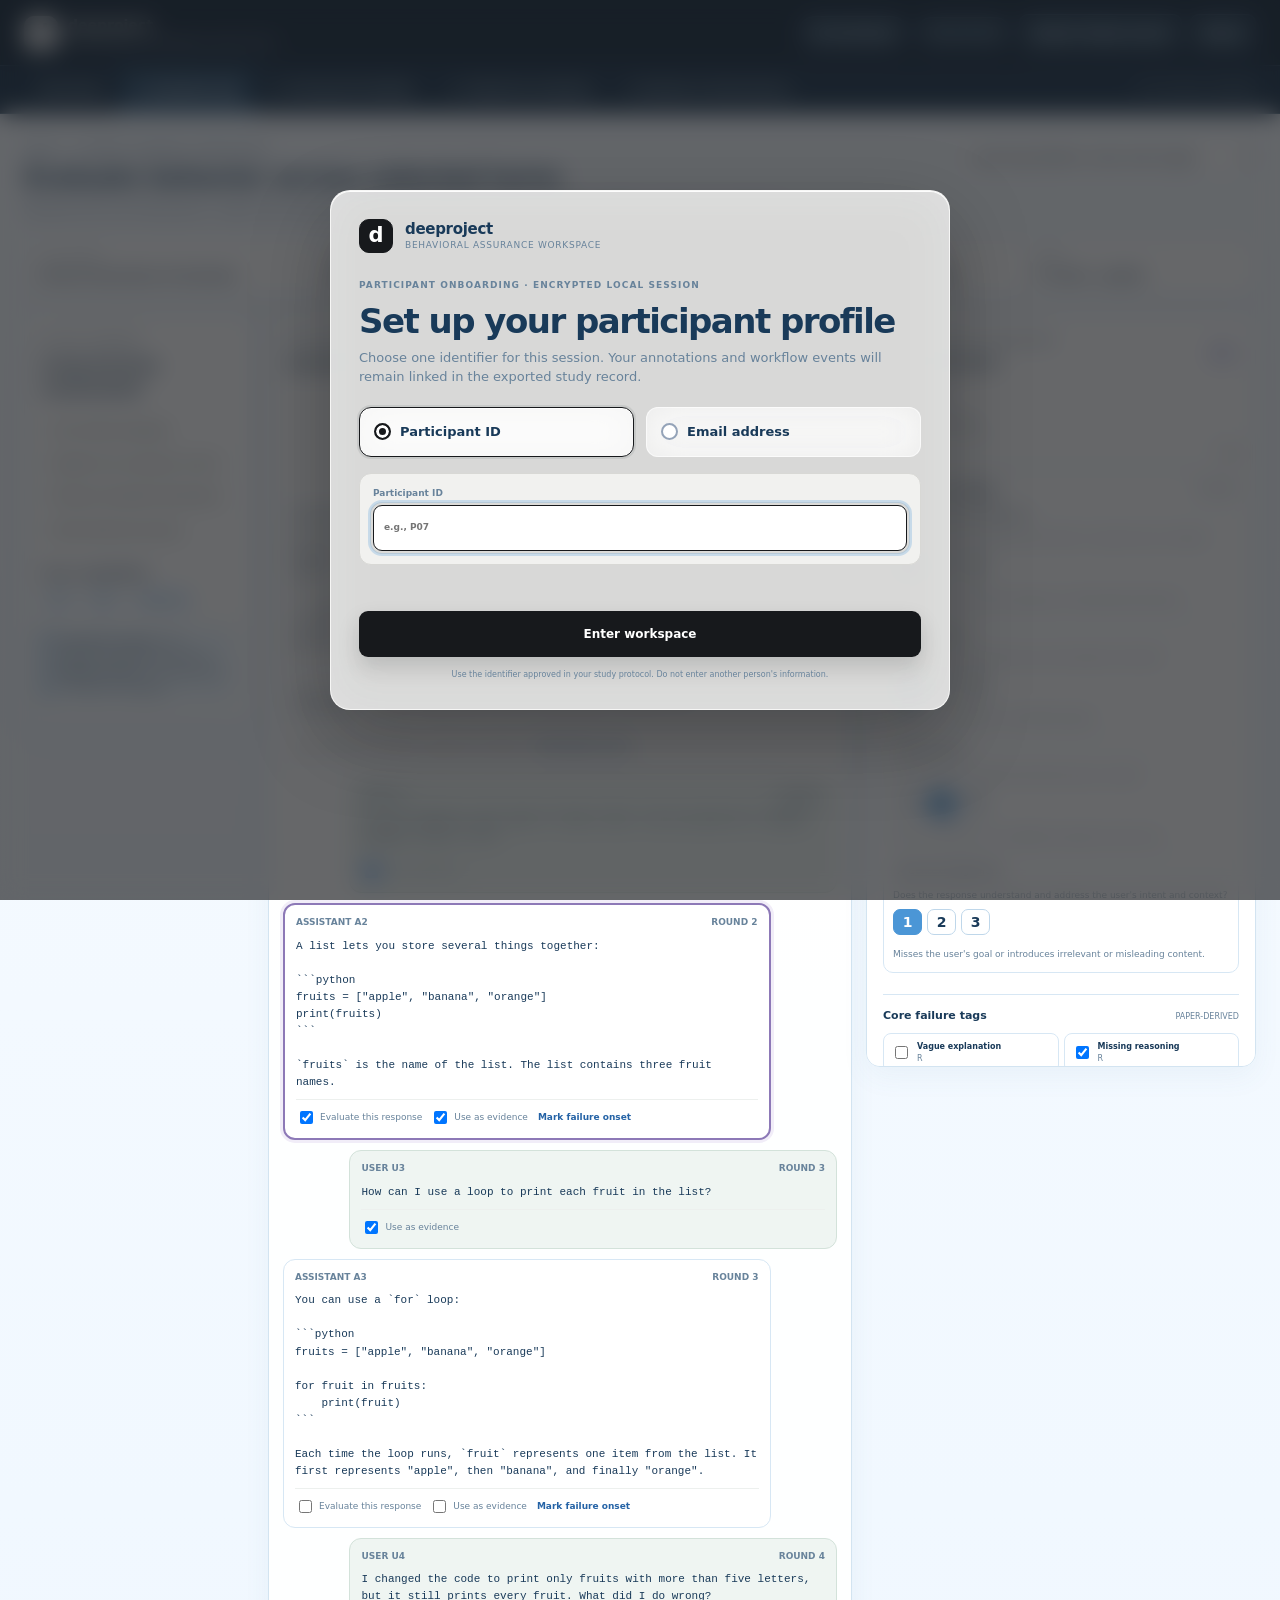
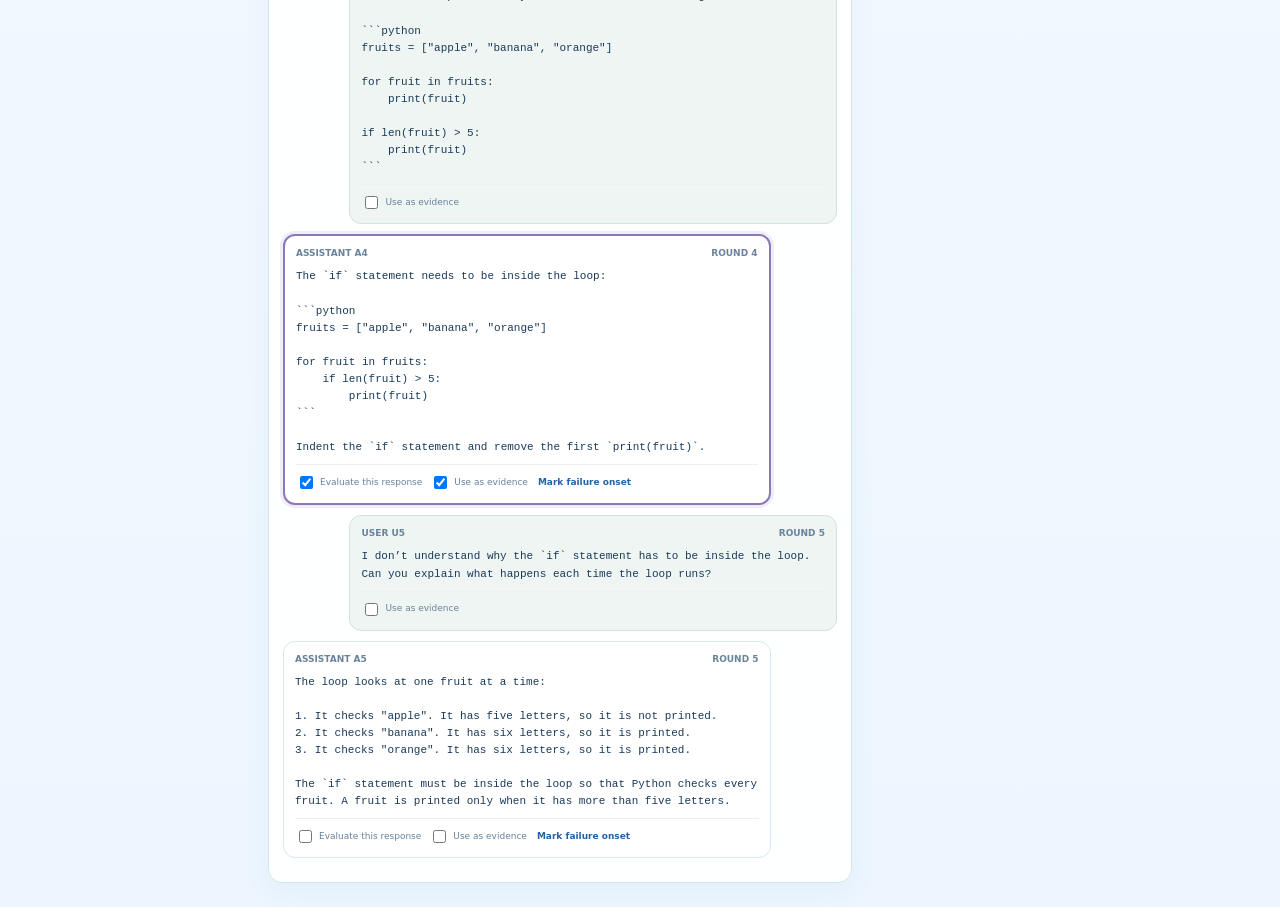
<file: index.html>
<!doctype html>
<html lang="en">
<head>
  <meta charset="utf-8">
  <meta name="viewport" content="width=device-width, initial-scale=1">
  <meta name="description" content="Deeproject behavioral assurance prototype">
  <title>deeproject - Behavioral Assurance</title>
  <link rel="stylesheet" href="./styles.css">
  <link rel="stylesheet" href="./onboarding.css">
</head>
<body>
  <div class="app-shell">
    <header class="topbar">
      <a class="brand" href="#scenario" aria-label="Deeproject home">
        <span class="brand-mark">d</span>
        <span><b>deeproject</b><small>Behavioral assurance prototype</small></span>
      </a>
      <div class="top-actions">
        <button id="profileButton" class="profile-chip" aria-label="Edit participant profile">Set participant</button>
        <span id="saveStatus" class="status-pill">Saved locally</span>
        <button id="exportStudy" class="button secondary">Export study record</button>
        <button id="resetStudy" class="button ghost">Reset</button>
      </div>
    </header>

    <nav class="primary-nav" aria-label="Primary navigation">
   <a href="overview.html" class="nav-item overview-link">Overview</a>

  <button data-route="scenario" class="nav-item active">1. Scenario Lab</button>
  <button data-route="framework" class="nav-item">2. Framework Builder</button>
  <button data-route="horizon" class="nav-item">3. Trajectory Analysis</button>
  <button data-route="review" class="nav-item">4. Review & Governance</button>

  <span id="progressText" class="progress-text">0 of 2 tasks complete</span>
</nav>

    <main id="viewRoot" tabindex="-1"></main>
  </div>

  <div id="toast" class="toast" role="status" aria-live="polite"></div>
  <div id="onboardingModal" class="modal-backdrop hidden" role="dialog" aria-modal="true" aria-labelledby="onboardingTitle">
    <section class="onboarding-card">
      <div class="onboarding-brand"><span class="brand-mark dark">d</span><span><b>deeproject</b><small>Behavioral assurance workspace</small></span></div>
      <span class="eyebrow">Participant onboarding · encrypted local session</span>
      <h1 id="onboardingTitle">Set up your participant profile</h1>
      <p>Choose one identifier for this session. Your annotations and workflow events will remain linked in the exported study record.</p>
      <div class="identity-choice">
        <label class="identity-option"><input type="radio" name="identityType" value="participant_id" checked><span class="identity-radio" aria-hidden="true"></span><span class="identity-copy"><b>Participant ID</b></span></label>
        <label class="identity-option"><input type="radio" name="identityType" value="email"><span class="identity-radio" aria-hidden="true"></span><span class="identity-copy"><b>Email address</b></span></label>
      </div>
      <label class="stacked-label identity-field"><span id="identityLabel">Participant ID</span><input id="identityInput" autocomplete="off" placeholder="e.g., P07"></label>
      <div id="onboardingError" class="form-error" role="alert"></div>
      <button id="startWorkspace" class="button primary full">Enter workspace</button>
      <small class="privacy-copy">Use the identifier approved in your study protocol. Do not enter another person's information.</small>
    </section>
  </div>
  <script type="module" src="./app.js"></script>
</body>
</html>
</file>
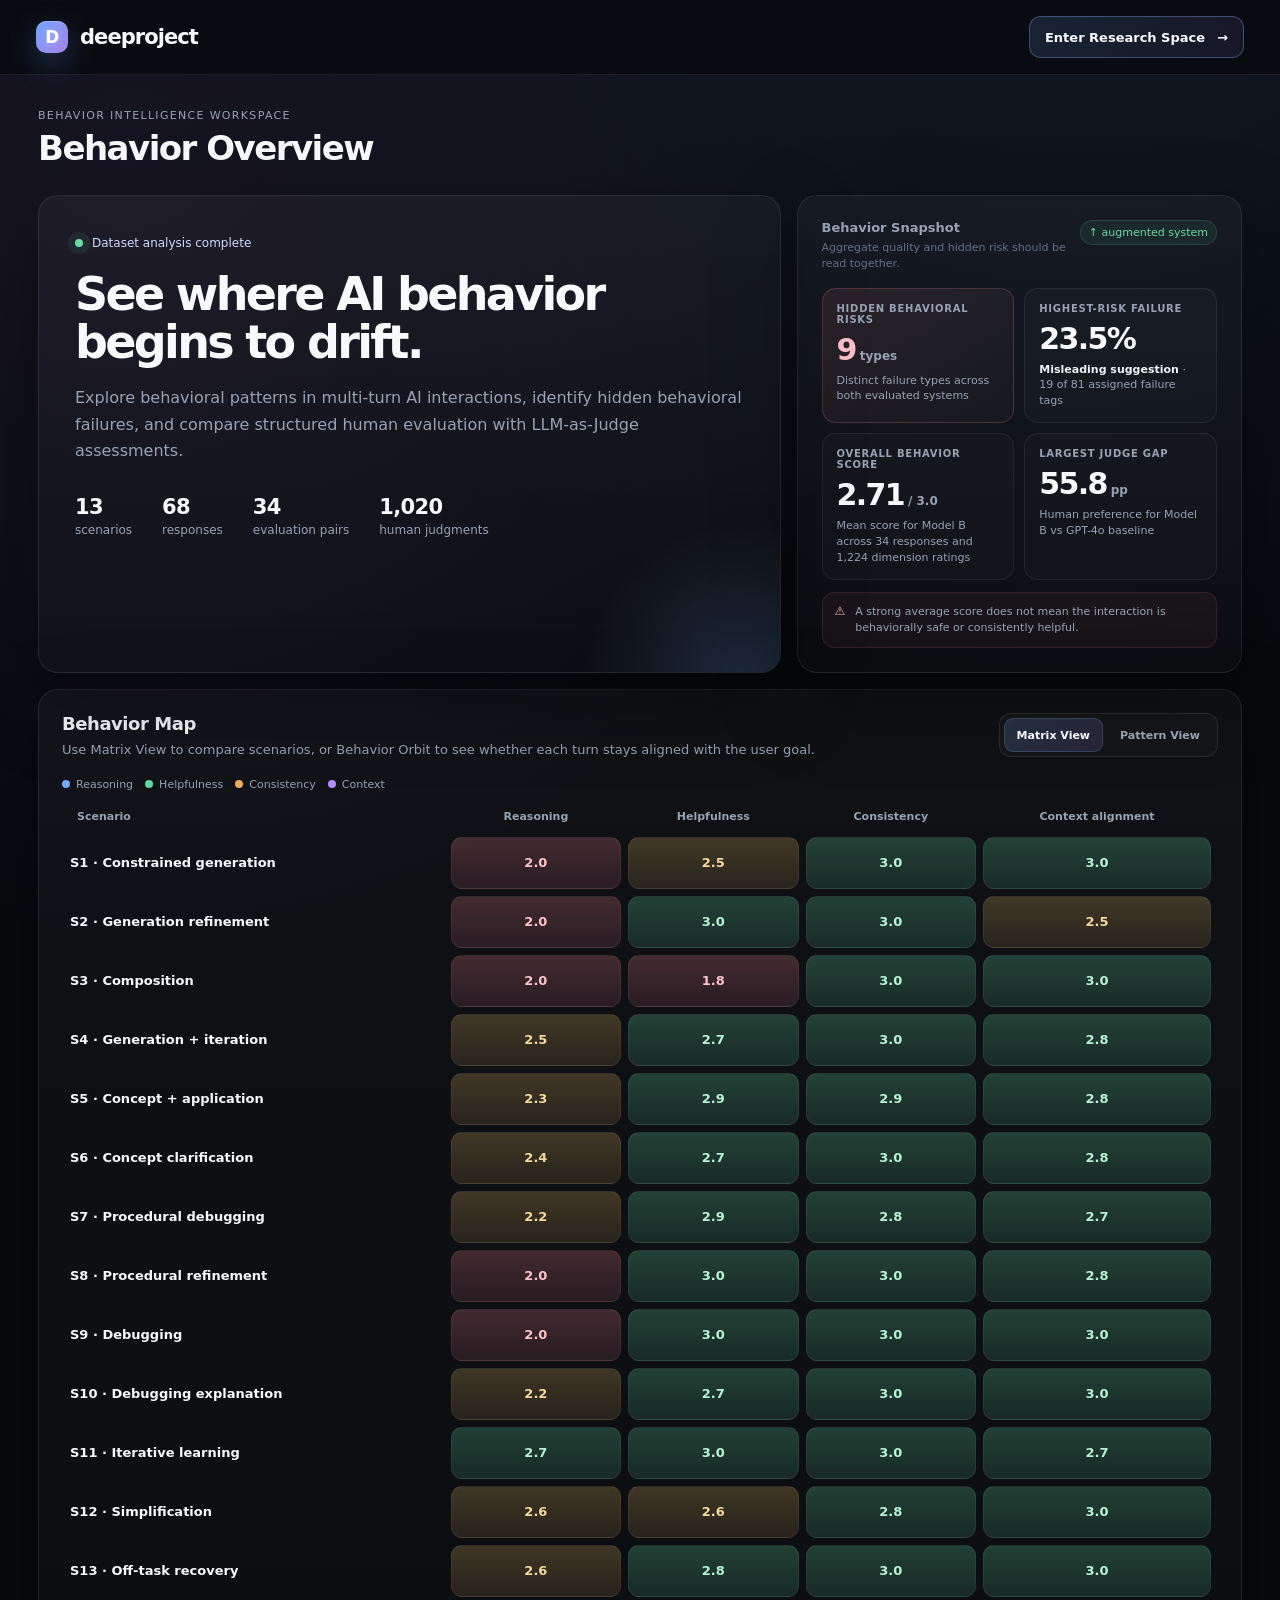
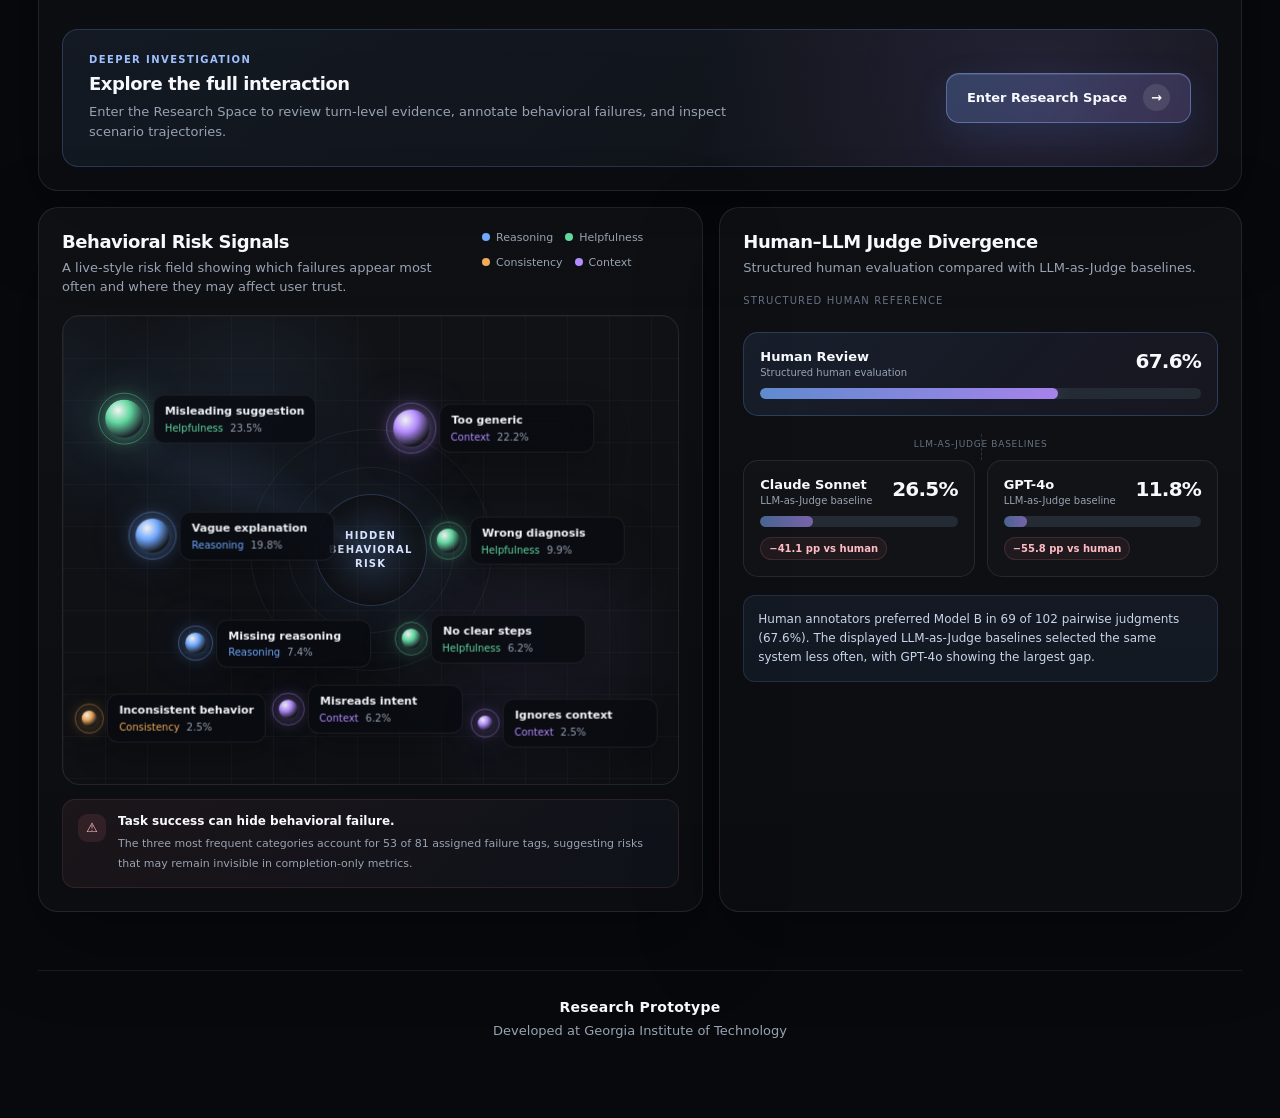
<file: overview.html>
<!DOCTYPE html>
<html lang="en">
<head>
  <meta charset="UTF-8" />
  <meta name="viewport" content="width=device-width, initial-scale=1.0" />
  <title>deeproject — Behavior Overview</title>
  <style>
    :root{
      --bg:#07090d;
      --surface:#10141b;
      --surface-soft:#0c1016;
      --border:rgba(255,255,255,.085);
      --text:#f7f9fc;
      --muted:#98a2b2;
      --subtle:#667182;
      --reasoning:#72a9ff;
      --helpfulness:#62d7a0;
      --consistency:#f0aa5b;
      --context:#b48cff;
      --good:#69daa6;
      --mid:#ebbd66;
      --low:#ef7f8e;
      --shadow:0 28px 80px rgba(0,0,0,.34);
    }

    *{box-sizing:border-box}
    html{scroll-behavior:smooth}
    body{
      margin:0;
      min-height:100vh;
      color:var(--text);
      background:
        radial-gradient(circle at 84% -10%,rgba(114,169,255,.12),transparent 30%),
        radial-gradient(circle at 10% 6%,rgba(180,140,255,.09),transparent 28%),
        var(--bg);
      font-family:Inter,ui-sans-serif,system-ui,-apple-system,BlinkMacSystemFont,"Segoe UI",sans-serif;
    }

    a{color:inherit;text-decoration:none}

    .site-header{
      position:sticky;
      top:0;
      z-index:20;
      display:flex;
      align-items:center;
      justify-content:space-between;
      gap:20px;
      min-height:72px;
      padding:16px 36px;
      border-bottom:1px solid var(--border);
      background:rgba(7,9,13,.78);
      backdrop-filter:blur(20px);
    }

    .brand{
      display:flex;
      align-items:center;
      gap:12px;
      font-size:21px;
      font-weight:800;
      letter-spacing:-.045em;
    }

    .brand-mark{
      width:32px;
      height:32px;
      display:grid;
      place-items:center;
      border-radius:10px;
      background:linear-gradient(135deg,rgba(114,169,255,.98),rgba(180,140,255,.92));
      box-shadow:0 10px 30px rgba(114,169,255,.28),inset 0 1px 0 rgba(255,255,255,.24);
      color:white;
      font-size:17px;
      font-weight:850;
      letter-spacing:-.05em;
      text-shadow:0 1px 8px rgba(255,255,255,.28);
    }

    .header-entry{
      display:inline-flex;
      align-items:center;
      gap:12px;
      min-height:42px;
      padding:0 15px;
      border:1px solid rgba(140,181,255,.34);
      border-radius:12px;
      background:linear-gradient(135deg,rgba(114,169,255,.15),rgba(180,140,255,.09));
      color:#f7f9ff;
      font-size:13px;
      font-weight:750;
      transition:.2s ease;
    }

    .header-entry:hover{
      transform:translateY(-1px);
      border-color:rgba(174,203,255,.62);
      box-shadow:0 12px 34px rgba(73,112,210,.17);
    }

    .page{
      width:100%;
      max-width:1450px;
      margin:0 auto;
      padding:34px 38px 72px;
    }

    .eyebrow{
      margin-bottom:8px;
      color:var(--muted);
      font-size:11px;
      letter-spacing:.12em;
      text-transform:uppercase;
    }

    h1{
      margin:0 0 28px;
      font-size:34px;
      line-height:1.08;
      letter-spacing:-.045em;
    }

    .hero{
      display:grid;
      grid-template-columns:minmax(0,1.25fr) minmax(310px,.75fr);
      gap:16px;
      margin-bottom:16px;
    }

    .hero-copy,.health-card,.panel{
      border:1px solid var(--border);
      background:linear-gradient(180deg,rgba(255,255,255,.036),rgba(255,255,255,.018));
      border-radius:20px;
      box-shadow:var(--shadow);
    }

    .hero-copy{
      position:relative;
      overflow:hidden;
      min-height:292px;
      padding:36px;
    }

    .hero-copy::after{
      content:"";
      position:absolute;
      width:320px;
      height:320px;
      right:-120px;
      bottom:-165px;
      border-radius:50%;
      background:radial-gradient(circle,rgba(114,169,255,.18),transparent 68%);
      pointer-events:none;
    }

    .hero-kicker{
      display:inline-flex;
      align-items:center;
      gap:9px;
      margin-bottom:20px;
      color:#ccdaff;
      font-size:12px;
    }

    .pulse{
      width:8px;
      height:8px;
      border-radius:50%;
      background:var(--good);
      box-shadow:0 0 0 7px rgba(105,218,166,.08);
    }

    .hero-copy h2{
      max-width:830px;
      margin:0;
      font-size:46px;
      line-height:1.06;
      letter-spacing:-.058em;
    }

    .hero-copy p{
      max-width:720px;
      margin:18px 0 0;
      color:var(--muted);
      font-size:16px;
      line-height:1.66;
    }

    .meta-row{
      display:flex;
      flex-wrap:wrap;
      gap:14px 30px;
      margin-top:30px;
    }

    .meta-item strong{
      display:block;
      font-size:21px;
      letter-spacing:-.03em;
    }

    .meta-item span{
      color:var(--muted);
      font-size:12px;
    }

    .health-card{
      min-height:292px;
      padding:24px;
      display:flex;
      flex-direction:column;
      justify-content:space-between;
    }

    .health-head{
      display:flex;
      align-items:flex-start;
      justify-content:space-between;
      gap:14px;
      margin-bottom:16px;
    }

    .health-title{
      color:var(--muted);
      font-size:13px;
      font-weight:700;
    }

    .health-note{
      margin-top:5px;
      color:var(--subtle);
      font-size:11px;
      line-height:1.45;
    }

    .delta{
      padding:5px 8px;
      border:1px solid rgba(98,215,160,.18);
      border-radius:999px;
      background:rgba(98,215,160,.08);
      color:var(--good);
      font-size:11px;
      white-space:nowrap;
    }

    .snapshot-grid{
      display:grid;
      grid-template-columns:repeat(2,minmax(0,1fr));
      gap:10px;
    }

    .snapshot-metric{
      min-height:102px;
      padding:14px;
      border:1px solid rgba(255,255,255,.075);
      border-radius:14px;
      background:rgba(255,255,255,.018);
    }

    .snapshot-metric.primary{
      border-color:rgba(239,127,142,.22);
      background:linear-gradient(135deg,rgba(239,127,142,.105),rgba(255,255,255,.018));
    }

    .snapshot-label{
      color:var(--muted);
      font-size:10px;
      font-weight:720;
      letter-spacing:.075em;
      text-transform:uppercase;
    }

    .snapshot-value{
      margin-top:10px;
      font-size:30px;
      line-height:1;
      font-weight:830;
      letter-spacing:-.055em;
    }

    .snapshot-value.risk{color:#ffc0c8}

    .snapshot-unit{
      margin-left:4px;
      color:var(--muted);
      font-size:12px;
      font-weight:600;
      letter-spacing:0;
    }

    .snapshot-detail{
      margin-top:8px;
      color:var(--muted);
      font-size:11px;
      line-height:1.42;
    }

    .snapshot-detail strong{
      color:#eef2f8;
      font-weight:720;
    }

    .snapshot-footer{
      display:flex;
      align-items:flex-start;
      gap:10px;
      margin-top:12px;
      padding:11px 12px;
      border:1px solid rgba(239,127,142,.13);
      border-radius:12px;
      background:rgba(239,127,142,.055);
      color:var(--muted);
      font-size:11px;
      line-height:1.45;
    }

    .snapshot-footer-icon{
      color:#ffc0c8;
      font-size:12px;
      line-height:1.3;
    }

    .panel{
      padding:23px;
      margin-bottom:16px;
    }

    .panel-header{
      display:flex;
      align-items:flex-start;
      justify-content:space-between;
      gap:18px;
      margin-bottom:18px;
    }

    .panel-title{
      margin:0;
      font-size:18px;
      letter-spacing:-.025em;
    }

    .panel-subtitle{
      margin:6px 0 0;
      color:var(--muted);
      font-size:13px;
      line-height:1.5;
    }

    .legend{
      display:flex;
      flex-wrap:wrap;
      gap:12px;
      color:var(--muted);
      font-size:11px;
    }

    .legend-item{display:flex;align-items:center;gap:6px}
    .dot{width:8px;height:8px;border-radius:50%}

    .map-controls{
      display:inline-flex;
      align-items:center;
      gap:4px;
      padding:4px;
      border:1px solid var(--border);
      border-radius:12px;
      background:rgba(255,255,255,.025);
    }

    .map-tab{
      min-height:34px;
      padding:0 13px;
      border:0;
      border-radius:9px;
      background:transparent;
      color:var(--muted);
      font:inherit;
      font-size:11px;
      font-weight:740;
      cursor:pointer;
      transition:.18s ease;
    }

    .map-tab:hover{color:var(--text)}

    .map-tab.active{
      background:linear-gradient(135deg,rgba(114,169,255,.18),rgba(180,140,255,.12));
      color:#f6f8ff;
      box-shadow:inset 0 0 0 1px rgba(140,181,255,.18);
    }

    .map-view[hidden]{display:none!important}



    .orbit-toolbar{
      display:flex;
      align-items:flex-end;
      justify-content:space-between;
      gap:18px;
      margin-bottom:14px;
    }

    .orbit-control{
      width:min(360px,100%);
    }

    .orbit-control label{
      display:block;
      margin-bottom:7px;
      color:var(--muted);
      font-size:10px;
      font-weight:730;
      letter-spacing:.08em;
      text-transform:uppercase;
    }

    .orbit-control select{
      width:100%;
      min-height:42px;
      padding:0 13px;
      border:1px solid var(--border);
      border-radius:11px;
      background:var(--surface-soft);
      color:var(--text);
      font:inherit;
      font-size:12px;
    }

    .orbit-summary{
      color:var(--muted);
      font-size:11px;
      line-height:1.45;
      text-align:right;
    }

    .orbit-stage{
      position:relative;
      min-height:520px;
      overflow:hidden;
      border:1px solid var(--border);
      border-radius:18px;
      background:
        radial-gradient(circle at 50% 50%, rgba(124,92,255,.08), transparent 24%),
        linear-gradient(rgba(255,255,255,.018) 1px,transparent 1px),
        linear-gradient(90deg,rgba(255,255,255,.018) 1px,transparent 1px),
        rgba(255,255,255,.012);
      background-size:auto,44px 44px,44px 44px,auto;
    }

    .orbit-svg{
      display:block;
      width:100%;
      height:auto;
      min-height:520px;
    }

    .orbit-ring{
      fill:none;
      stroke:rgba(255,255,255,.08);
      stroke-width:1;
      stroke-dasharray:4 7;
    }

    .orbit-ring-label{
      fill:var(--subtle);
      font-size:9px;
      letter-spacing:.08em;
      text-transform:uppercase;
    }

    .orbit-axis{
      stroke:rgba(255,255,255,.05);
      stroke-width:1;
    }

    .orbit-axis-label{
      fill:var(--subtle);
      font-size:9px;
      letter-spacing:.06em;
      text-transform:uppercase;
    }

    .orbit-path{
      fill:none;
      stroke:rgba(190,180,255,.42);
      stroke-width:2;
      stroke-linecap:round;
      stroke-linejoin:round;
      filter:url(#softGlow);
    }

    .orbit-node{
      cursor:pointer;
      stroke:#090c11;
      stroke-width:3;
      transition:.16s ease;
      filter:url(#nodeGlow);
    }

    .orbit-node:hover,
    .orbit-node:focus{
      stroke-width:5;
      outline:none;
    }

    .orbit-node-label{
      fill:var(--text);
      font-size:10px;
      font-weight:760;
      text-anchor:middle;
      pointer-events:none;
    }

    .orbit-center{
      fill:rgba(124,92,255,.18);
      stroke:rgba(190,180,255,.88);
      stroke-width:1.5;
      filter:url(#centerGlow);
    }

    .orbit-center-core{
      fill:var(--accent);
      opacity:.92;
    }

    .orbit-center-label{
      fill:var(--text);
      font-size:12px;
      font-weight:780;
      text-anchor:middle;
    }

    .orbit-center-sub{
      fill:var(--muted);
      font-size:9px;
      text-anchor:middle;
      letter-spacing:.08em;
      text-transform:uppercase;
    }

    .orbit-selected-halo{
      fill:none;
      stroke:rgba(255,255,255,.65);
      stroke-width:1.5;
      stroke-dasharray:3 4;
      pointer-events:none;
    }

    .orbit-detail{
      position:absolute;
      right:16px;
      top:16px;
      width:220px;
      padding:13px;
      border:1px solid rgba(255,255,255,.11);
      border-radius:14px;
      background:rgba(8,11,16,.82);
      backdrop-filter:blur(18px);
      box-shadow:0 18px 45px rgba(0,0,0,.28);
    }

    .orbit-detail-kicker{
      color:var(--subtle);
      font-size:9px;
      letter-spacing:.09em;
      text-transform:uppercase;
    }

    .orbit-detail-title{
      margin-top:4px;
      font-size:14px;
      font-weight:790;
    }

    .orbit-detail-score{
      margin-top:10px;
      font-size:25px;
      font-weight:820;
      letter-spacing:-.04em;
    }

    .orbit-detail-score span{
      color:var(--muted);
      font-size:11px;
      font-weight:650;
      letter-spacing:0;
    }

    .orbit-detail-row{
      display:flex;
      justify-content:space-between;
      gap:14px;
      margin-top:8px;
      color:var(--muted);
      font-size:10px;
    }

    .orbit-detail-row strong{
      color:var(--text);
      font-weight:720;
    }

    .orbit-tag{
      display:inline-flex;
      margin:9px 5px 0 0;
      padding:4px 7px;
      border:1px solid rgba(239,127,142,.18);
      border-radius:999px;
      background:rgba(239,127,142,.07);
      color:#ffc1c9;
      font-size:9px;
    }

    .orbit-note{
      margin-top:11px;
      color:var(--subtle);
      font-size:10px;
      line-height:1.5;
    }

    @media(max-width:760px){
      .orbit-toolbar{align-items:stretch;flex-direction:column}
      .orbit-summary{text-align:left}
      .orbit-detail{
        position:static;
        width:auto;
        margin:12px;
      }
      .orbit-stage{min-height:620px}
      .orbit-svg{min-height:470px}
    }


    .behavior-map-wrap{overflow:auto;padding-bottom:3px}

    .behavior-map{
      width:100%;
      min-width:860px;
      border-collapse:separate;
      border-spacing:7px;
    }

    .behavior-map th{
      padding:0 8px 7px;
      color:var(--muted);
      font-size:11px;
      font-weight:650;
      text-align:center;
    }

    .behavior-map th:first-child{text-align:left}

    .behavior-map td{
      min-width:98px;
      height:52px;
      border:1px solid rgba(255,255,255,.06);
      border-radius:11px;
      text-align:center;
      font-size:13px;
      font-weight:750;
      transition:.18s ease;
    }

    .behavior-map td:not(.scenario-name):hover{
      transform:translateY(-2px);
      border-color:rgba(255,255,255,.2);
      filter:brightness(1.12);
    }

    .scenario-name{
      min-width:205px!important;
      padding-left:0;
      border-color:transparent!important;
      background:transparent;
      color:var(--text);
      text-align:left!important;
      font-weight:630!important;
    }

    .score-high{background:linear-gradient(180deg,rgba(98,215,160,.25),rgba(98,215,160,.14));color:#b8f2d5}
    .score-mid{background:linear-gradient(180deg,rgba(235,189,102,.23),rgba(235,189,102,.12));color:#f2d99e}
    .score-low{background:linear-gradient(180deg,rgba(239,127,142,.24),rgba(239,127,142,.12));color:#ffc1c9}

    .research-entry{
      position:relative;
      overflow:hidden;
      display:flex;
      align-items:center;
      justify-content:space-between;
      gap:28px;
      margin-top:22px;
      padding:24px 26px;
      border:1px solid rgba(114,169,255,.22);
      border-radius:16px;
      background:
        radial-gradient(circle at 85% 50%,rgba(180,140,255,.13),transparent 35%),
        linear-gradient(135deg,rgba(114,169,255,.08),rgba(255,255,255,.02));
    }

    .research-entry-label{
      display:block;
      margin-bottom:8px;
      color:#9fbfff;
      font-size:10px;
      font-weight:780;
      letter-spacing:.14em;
    }

    .research-entry h3{margin:0;font-size:18px;letter-spacing:-.025em}
    .research-entry p{max-width:690px;margin:8px 0 0;color:var(--muted);font-size:13px;line-height:1.55}

    .research-entry-button{
      flex-shrink:0;
      display:inline-flex;
      align-items:center;
      gap:16px;
      min-height:50px;
      padding:0 20px;
      border:1px solid rgba(140,181,255,.42);
      border-radius:13px;
      background:linear-gradient(135deg,rgba(114,169,255,.26),rgba(180,140,255,.19));
      box-shadow:0 12px 35px rgba(73,112,210,.16),inset 0 1px 0 rgba(255,255,255,.1);
      color:#f8faff;
      font-size:13px;
      font-weight:760;
      transition:.22s ease;
    }

    .research-entry-button:hover{
      transform:translateY(-2px);
      border-color:rgba(174,200,255,.7);
      box-shadow:0 18px 45px rgba(73,112,210,.25),inset 0 1px 0 rgba(255,255,255,.14);
    }

    .entry-arrow{
      display:inline-flex;
      align-items:center;
      justify-content:center;
      width:27px;
      height:27px;
      border-radius:50%;
      background:rgba(255,255,255,.1);
    }

    .grid-two{
      display:grid;
      grid-template-columns:minmax(0,1.12fr) minmax(360px,.88fr);
      gap:16px;
    }

    .risk-console{
      position:relative;
      overflow:hidden;
      min-height:470px;
      border:1px solid var(--border);
      border-radius:18px;
      background:
        linear-gradient(rgba(255,255,255,.022) 1px,transparent 1px),
        linear-gradient(90deg,rgba(255,255,255,.022) 1px,transparent 1px),
        radial-gradient(circle at 30% 20%,rgba(114,169,255,.09),transparent 25%),
        radial-gradient(circle at 75% 70%,rgba(180,140,255,.08),transparent 28%),
        rgba(255,255,255,.012);
      background-size:42px 42px,42px 42px,auto,auto,auto;
    }

    .risk-console::before{
      content:"";
      position:absolute;
      inset:-35%;
      background:conic-gradient(from 0deg,transparent 0 76%,rgba(114,169,255,.07) 82%,transparent 88%);
      animation:scan 12s linear infinite;
      pointer-events:none;
    }

    @keyframes scan{to{transform:rotate(360deg)}}

    .risk-core{
      position:absolute;
      left:50%;
      top:50%;
      width:112px;
      height:112px;
      transform:translate(-50%,-50%);
      border:1px solid rgba(114,169,255,.24);
      border-radius:50%;
      background:radial-gradient(circle,rgba(114,169,255,.2),rgba(114,169,255,.035) 55%,transparent 72%);
      box-shadow:0 0 80px rgba(114,169,255,.13);
    }

    .risk-core::before,.risk-core::after{
      content:"";
      position:absolute;
      inset:-28px;
      border:1px solid rgba(255,255,255,.055);
      border-radius:50%;
    }

    .risk-core::after{inset:-66px}

    .risk-core-label{
      position:absolute;
      inset:0;
      display:grid;
      place-items:center;
      color:#d7e3ff;
      font-size:10px;
      font-weight:780;
      letter-spacing:.12em;
      text-align:center;
      text-transform:uppercase;
      line-height:1.4;
    }

    .risk-signal{
      position:absolute;
      z-index:3;
      display:flex;
      align-items:center;
      gap:10px;
      transform:translate(-50%,-50%);
    }

    .risk-node{
      position:relative;
      width:var(--size);
      height:var(--size);
      flex:0 0 auto;
      border-radius:50%;
      background:radial-gradient(circle at 34% 28%,rgba(255,255,255,.95),var(--signal-color) 34%,rgba(255,255,255,.03) 74%);
      box-shadow:0 0 18px color-mix(in srgb,var(--signal-color) 60%,transparent),0 0 48px color-mix(in srgb,var(--signal-color) 28%,transparent);
    }

    .risk-node::before{
      content:"";
      position:absolute;
      inset:-7px;
      border:1px solid color-mix(in srgb,var(--signal-color) 42%,transparent);
      border-radius:50%;
      animation:pulse-ring 2.8s ease-out infinite;
    }

    @keyframes pulse-ring{
      0%{transform:scale(.82);opacity:.7}
      70%,100%{transform:scale(1.25);opacity:0}
    }

    .risk-copy{
      min-width:155px;
      padding:9px 11px;
      border:1px solid rgba(255,255,255,.08);
      border-radius:11px;
      background:rgba(8,11,16,.78);
      backdrop-filter:blur(14px);
      box-shadow:0 12px 34px rgba(0,0,0,.25);
    }

    .risk-name{display:block;color:#f1f4f9;font-size:11px;font-weight:730;line-height:1.25}
    .risk-meta{display:flex;gap:7px;margin-top:4px;color:var(--muted);font-size:10px}
    .risk-dimension{color:var(--signal-color)}

    .risk-summary{
      display:grid;
      grid-template-columns:auto 1fr;
      gap:12px;
      align-items:start;
      margin-top:14px;
      padding:14px 15px;
      border:1px solid rgba(239,127,142,.13);
      border-radius:13px;
      background:linear-gradient(135deg,rgba(239,127,142,.07),rgba(114,169,255,.035));
    }

    .risk-summary-icon{
      display:grid;
      place-items:center;
      width:28px;
      height:28px;
      border-radius:9px;
      background:rgba(239,127,142,.11);
      color:#ffc2ca;
      font-size:13px;
    }

    .risk-summary strong{display:block;margin-bottom:4px;font-size:12px}
    .risk-summary span{color:var(--muted);font-size:11px;line-height:1.5}

    .divergence-layout{
      display:grid;
      gap:18px;
    }

    .reference-card,.judge-card{
      border:1px solid var(--border);
      border-radius:15px;
      padding:16px;
      background:rgba(255,255,255,.018);
    }

    .reference-card{
      border-color:rgba(114,169,255,.24);
      background:linear-gradient(135deg,rgba(114,169,255,.10),rgba(180,140,255,.05));
    }

    .judge-label{
      margin-bottom:8px;
      color:var(--subtle);
      font-size:10px;
      letter-spacing:.11em;
      text-transform:uppercase;
    }

    .judge-head{
      display:flex;
      align-items:flex-start;
      justify-content:space-between;
      gap:14px;
      margin-bottom:10px;
    }

    .judge-name{font-size:13px;font-weight:740}
    .judge-type{display:block;margin-top:3px;color:var(--muted);font-size:10px}
    .judge-value{font-size:20px;font-weight:820;letter-spacing:-.04em}

    .judge-track{
      height:11px;
      overflow:hidden;
      border-radius:999px;
      background:#252b35;
    }

    .judge-fill{
      height:100%;
      border-radius:999px;
      background:linear-gradient(90deg,rgba(114,169,255,.76),rgba(180,140,255,.9));
      box-shadow:0 0 20px rgba(114,169,255,.23);
    }

    .judge-fill.llm{
      background:linear-gradient(90deg,rgba(114,169,255,.45),rgba(180,140,255,.58));
      box-shadow:none;
    }

    .judge-branches{
      position:relative;
      display:grid;
      grid-template-columns:1fr 1fr;
      gap:12px;
      padding-top:26px;
    }

    .judge-branches::before{
      content:"";
      position:absolute;
      left:50%;
      top:0;
      height:26px;
      border-left:1px dashed rgba(114,169,255,.24);
    }

    .judge-branches::after{
      content:"LLM-as-Judge baselines";
      position:absolute;
      top:5px;
      left:50%;
      transform:translateX(-50%);
      color:var(--subtle);
      font-size:9px;
      letter-spacing:.08em;
      text-transform:uppercase;
      white-space:nowrap;
    }

    .gap-badge{
      display:inline-flex;
      margin-top:10px;
      padding:5px 8px;
      border:1px solid rgba(239,127,142,.15);
      border-radius:999px;
      background:rgba(239,127,142,.07);
      color:#ffbcc5;
      font-size:10px;
      font-weight:700;
    }

    .judge-insight{
      padding:14px;
      border:1px solid rgba(114,169,255,.16);
      border-radius:12px;
      background:rgba(114,169,255,.07);
      color:#c8d4eb;
      font-size:12px;
      line-height:1.58;
    }

    @media(max-width:1120px){
      .hero,.grid-two{grid-template-columns:1fr}
      .risk-console{min-height:520px}
    }

    @media(max-width:760px){
      .site-header{padding:14px 20px}
      .page{padding:24px 20px 56px}
      .hero-copy h2{font-size:36px}
      .research-entry{align-items:flex-start;flex-direction:column}
      .research-entry-button{width:100%;justify-content:space-between}
      .risk-console{min-height:680px}
      .risk-signal{transform:translate(-50%,-50%) scale(.92)}
      .judge-branches{grid-template-columns:1fr}
    }

    @media(max-width:520px){
      .brand{font-size:18px}
      .header-entry span:first-child{display:none}
      .hero-copy,.health-card,.panel{border-radius:16px}
      .hero-copy{padding:28px}
      .hero-copy h2{font-size:32px}
      .panel{padding:18px}
      .risk-console{min-height:760px}
      .risk-copy{min-width:132px}
    }
  
    .prototype-footer{
      margin-top:42px;
      padding:28px 12px 8px;
      border-top:1px solid rgba(255,255,255,.08);
      text-align:center;
      color:var(--subtle);
    }

    .prototype-footer .title{
      color:var(--text);
      font-size:14px;
      font-weight:700;
      margin-bottom:8px;
      letter-spacing:.02em;
    }

    .prototype-footer .subtitle{
      font-size:13px;
      color:var(--muted);
    }

</style>
</head>
<body>
  <header class="site-header">
    <div class="brand">
      <div class="brand-mark" aria-hidden="true">D</div>
      <span>deeproject</span>
    </div>

    <a href="index.html" class="header-entry">
      <span>Enter Research Space</span>
      <span aria-hidden="true">→</span>
    </a>
  </header>

  <main class="page">
    <div class="eyebrow">Behavior intelligence workspace</div>
    <h1>Behavior Overview</h1>

    <section class="hero">
      <article class="hero-copy">
        <div class="hero-kicker"><span class="pulse"></span>Dataset analysis complete</div>
        <h2>See where AI behavior begins to drift.</h2>
        <p>
          Explore behavioral patterns in multi-turn AI interactions, identify hidden behavioral failures, and compare structured human evaluation with LLM-as-Judge assessments.
        </p>

        <div class="meta-row">
          <div class="meta-item"><strong>13</strong><span>scenarios</span></div>
          <div class="meta-item"><strong>68</strong><span>responses</span></div>
          <div class="meta-item"><strong>34</strong><span>evaluation pairs</span></div>
          <div class="meta-item"><strong>1,020</strong><span>human judgments</span></div>
        </div>
      </article>

      <article class="health-card">
        <div class="health-head">
          <div>
            <div class="health-title">Behavior Snapshot</div>
            <div class="health-note">Aggregate quality and hidden risk should be read together.</div>
          </div>
          <div class="delta">↑ augmented system</div>
        </div>

        <div class="snapshot-grid">
          <div class="snapshot-metric primary">
            <div class="snapshot-label">Hidden behavioral risks</div>
            <div class="snapshot-value risk">9<span class="snapshot-unit">types</span></div>
            <div class="snapshot-detail">Distinct failure types across both evaluated systems</div>
          </div>

          <div class="snapshot-metric">
            <div class="snapshot-label">Highest-risk failure</div>
            <div class="snapshot-value">23.5%</div>
            <div class="snapshot-detail"><strong>Misleading suggestion</strong> · 19 of 81 assigned failure tags</div>
          </div>

          <div class="snapshot-metric">
            <div class="snapshot-label">Overall Behavior Score</div>
            <div class="snapshot-value">2.71<span class="snapshot-unit">/ 3.0</span></div>
            <div class="snapshot-detail">Mean score for Model B across 34 responses and 1,224 dimension ratings</div>
          </div>

          <div class="snapshot-metric">
            <div class="snapshot-label">Largest judge gap</div>
            <div class="snapshot-value">55.8<span class="snapshot-unit">pp</span></div>
            <div class="snapshot-detail">Human preference for Model B vs GPT-4o baseline</div>
          </div>
        </div>

        <div class="snapshot-footer">
          <span class="snapshot-footer-icon">⚠</span>
          <span>A strong average score does not mean the interaction is behaviorally safe or consistently helpful.</span>
        </div>
      </article>
    </section>

    <section class="panel">
      <div class="panel-header map-header">
        <div>
          <h2 class="panel-title">Behavior Map</h2>
          <p class="panel-subtitle">
            Use Matrix View to compare scenarios, or Behavior Orbit to see whether each turn stays aligned with the user goal.
          </p>
        </div>

        <div class="map-controls" role="tablist" aria-label="Behavior Map view">
          <button class="map-tab active" id="matrixTab" type="button" role="tab" aria-selected="true" aria-controls="matrixView">
            Matrix View
          </button>
          <button class="map-tab" id="patternTab" type="button" role="tab" aria-selected="false" aria-controls="patternView">
            Pattern View
          </button>
        </div>
      </div>

      <div class="map-view" id="matrixView" role="tabpanel" aria-labelledby="matrixTab">
        <div class="legend" style="margin-bottom:12px">
          <div class="legend-item"><span class="dot" style="background:var(--reasoning)"></span>Reasoning</div>
          <div class="legend-item"><span class="dot" style="background:var(--helpfulness)"></span>Helpfulness</div>
          <div class="legend-item"><span class="dot" style="background:var(--consistency)"></span>Consistency</div>
          <div class="legend-item"><span class="dot" style="background:var(--context)"></span>Context</div>
        </div>

        <div class="behavior-map-wrap">
          <table class="behavior-map" id="behaviorMap">
            <thead>
              <tr>
                <th>Scenario</th>
                <th>Reasoning</th>
                <th>Helpfulness</th>
                <th>Consistency</th>
                <th>Context alignment</th>
              </tr>
            </thead>
            <tbody></tbody>
          </table>
        </div>
      </div>

      <div class="map-view" id="patternView" role="tabpanel" aria-labelledby="patternTab" hidden>
        <div class="orbit-toolbar">
          <div class="orbit-control">
            <label for="trajectoryScenario">Behavior orbit</label>
            <select id="trajectoryScenario"></select>
          </div>
          <div class="orbit-summary" id="trajectorySummary"></div>
        </div>

        <div class="orbit-stage" id="orbitStage">
          <svg class="orbit-svg" id="trajectorySvg" viewBox="0 0 1000 520" role="img" aria-label="Behavior orbit showing all turns around the user goal"></svg>
          <div class="orbit-detail" id="orbitDetail" aria-live="polite"></div>
        </div>

        <div class="orbit-note">
          All turns are shown together. Distance from the center represents behavioral drift; direction shows the dimension contributing most to that drift.
        </div>
      </div>

      <div class="research-entry">
        <div>
          <span class="research-entry-label">DEEPER INVESTIGATION</span>
          <h3>Explore the full interaction</h3>
          <p>
            Enter the Research Space to review turn-level evidence,
            annotate behavioral failures, and inspect scenario trajectories.
          </p>
        </div>

        <a href="index.html" class="research-entry-button">
          <span>Enter Research Space</span>
          <span class="entry-arrow">→</span>
        </a>
      </div>
    </section>

    <section class="grid-two">
      <article class="panel">
        <div class="panel-header">
          <div>
            <h2 class="panel-title">Behavioral Risk Signals</h2>
            <p class="panel-subtitle">
              A live-style risk field showing which failures appear most often and where they may affect user trust.
            </p>
          </div>

          <div class="legend">
            <div class="legend-item"><span class="dot" style="background:var(--reasoning)"></span>Reasoning</div>
            <div class="legend-item"><span class="dot" style="background:var(--helpfulness)"></span>Helpfulness</div>
            <div class="legend-item"><span class="dot" style="background:var(--consistency)"></span>Consistency</div>
            <div class="legend-item"><span class="dot" style="background:var(--context)"></span>Context</div>
          </div>
        </div>

        <div class="risk-console" id="riskConsole">
          <div class="risk-core">
            <div class="risk-core-label">Hidden<br>behavioral<br>risk</div>
          </div>
        </div>

        <div class="risk-summary">
          <div class="risk-summary-icon">⚠</div>
          <div>
            <strong>Task success can hide behavioral failure.</strong>
            <span>
              The three most frequent categories account for 53 of 81 assigned failure tags, suggesting risks that may remain invisible in completion-only metrics.
            </span>
          </div>
        </div>
      </article>

      <article class="panel">
        <div class="panel-header">
          <div>
            <h2 class="panel-title">Human–LLM Judge Divergence</h2>
            <p class="panel-subtitle">
              Structured human evaluation compared with LLM-as-Judge baselines.
            </p>
          </div>
        </div>

        <div class="divergence-layout">
          <div class="judge-label">Structured human reference</div>

          <div class="reference-card">
            <div class="judge-head">
              <div>
                <div class="judge-name">Human Review</div>
                <span class="judge-type">Structured human evaluation</span>
              </div>
              <div class="judge-value">67.6%</div>
            </div>
            <div class="judge-track">
              <div class="judge-fill" style="width:67.6%"></div>
            </div>
          </div>

          <div class="judge-branches">
            <div class="judge-card">
              <div class="judge-head">
                <div>
                  <div class="judge-name">Claude Sonnet</div>
                  <span class="judge-type">LLM-as-Judge baseline</span>
                </div>
                <div class="judge-value">26.5%</div>
              </div>
              <div class="judge-track">
                <div class="judge-fill llm" style="width:26.5%"></div>
              </div>
              <div class="gap-badge">−41.1 pp vs human</div>
            </div>

            <div class="judge-card">
              <div class="judge-head">
                <div>
                  <div class="judge-name">GPT-4o</div>
                  <span class="judge-type">LLM-as-Judge baseline</span>
                </div>
                <div class="judge-value">11.8%</div>
              </div>
              <div class="judge-track">
                <div class="judge-fill llm" style="width:11.8%"></div>
              </div>
              <div class="gap-badge">−55.8 pp vs human</div>
            </div>
          </div>

          <div class="judge-insight">
            Human annotators preferred Model B in 69 of 102 pairwise judgments (67.6%). The displayed LLM-as-Judge baselines selected the same system less often, with GPT-4o showing the largest gap.
          </div>
        </div>
      </article>
    </section>
  
    <footer class="prototype-footer">
      <div class="title">Research Prototype</div>
      <div class="subtitle">Developed at Georgia Institute of Technology</div>
    </footer>

  </main>

  <script>
    const scenarios = [
      { id: "S1", name: "Constrained generation", scores: [2.000, 2.500, 3.000, 3.000], x: 34.2, y: 63.6 },
      { id: "S2", name: "Generation refinement", scores: [2.000, 3.000, 3.000, 2.500], x: 86.7, y: 85.0 },
      { id: "S3", name: "Composition", scores: [2.000, 1.833, 3.000, 3.000], x: 10.0, y: 54.5 },
      { id: "S4", name: "Generation + iteration", scores: [2.500, 2.667, 3.000, 2.833], x: 62.8, y: 51.1 },
      { id: "S5", name: "Concept + application", scores: [2.333, 2.889, 2.889, 2.778], x: 77.3, y: 48.5 },
      { id: "S6", name: "Concept clarification", scores: [2.444, 2.667, 3.000, 2.778], x: 65.4, y: 54.9 },
      { id: "S7", name: "Procedural debugging", scores: [2.222, 2.889, 2.778, 2.667], x: 88.8, y: 42.4 },
      { id: "S8", name: "Procedural refinement", scores: [2.000, 3.000, 3.000, 2.833], x: 63.8, y: 75.2 },
      { id: "S9", name: "Debugging", scores: [2.000, 3.000, 3.000, 3.000], x: 52.4, y: 70.3 },
      { id: "S10", name: "Debugging explanation", scores: [2.222, 2.667, 3.000, 3.000], x: 45.2, y: 57.1 },
      { id: "S11", name: "Iterative learning", scores: [2.667, 3.000, 3.000, 2.667], x: 90.0, y: 53.9 },
      { id: "S12", name: "Simplification", scores: [2.556, 2.556, 2.778, 3.000], x: 61.1, y: 15.0 },
      { id: "S13", name: "Off-task recovery", scores: [2.556, 2.778, 3.000, 3.000], x: 56.6, y: 45.5 }
    ];

    const scoreClass = (score) =>
      score >= 2.6 ? "score-high" : score >= 2.2 ? "score-mid" : "score-low";

    const tbody = document.querySelector("#behaviorMap tbody");

    scenarios.forEach((scenario) => {
      const row = document.createElement("tr");

      row.innerHTML =
        `<td class="scenario-name">${scenario.id} · ${scenario.name}</td>` +
        scenario.scores
          .map((score) => `<td class="${scoreClass(score)}">${score.toFixed(1)}</td>`)
          .join("");

      tbody.appendChild(row);
    });

    const matrixTab = document.getElementById("matrixTab");
    const patternTab = document.getElementById("patternTab");
    const matrixView = document.getElementById("matrixView");
    const patternView = document.getElementById("patternView");

    const setMapView = (view) => {
      const showMatrix = view === "matrix";
      matrixView.hidden = !showMatrix;
      patternView.hidden = showMatrix;
      matrixTab.classList.toggle("active", showMatrix);
      patternTab.classList.toggle("active", !showMatrix);
      matrixTab.setAttribute("aria-selected", String(showMatrix));
      patternTab.setAttribute("aria-selected", String(!showMatrix));
    };

    matrixTab.addEventListener("click", () => setMapView("matrix"));
    patternTab.addEventListener("click", () => setMapView("pattern"));

    const trajectoryData = {"S10": [{"turn": 1, "scores": {"Reasoning": 2.0, "Helpfulness": 3.0, "Consistency": 3.0, "Context": 3.0}, "overall": 2.75, "failureTags": ["R:vague explanation"], "userInput": "Can you generate two beat patterns using only the symbols 0, +, and -?"}, {"turn": 2, "scores": {"Reasoning": 2.667, "Helpfulness": 3.0, "Consistency": 3.0, "Context": 3.0}, "overall": 2.917, "failureTags": [], "userInput": "Is 12 steps ideal for a beat pattern?"}, {"turn": 3, "scores": {"Reasoning": 2.0, "Helpfulness": 2.0, "Consistency": 3.0, "Context": 3.0}, "overall": 2.5, "failureTags": ["R:missing reasoning"], "userInput": "You gave me this loop code, but it doesn’t work because it has a 1 in it:\nfor i in range(1, 5):\n    playBeat(sound, 1, i, beat)"}], "S11": [{"turn": 1, "scores": {"Reasoning": 2.667, "Helpfulness": 3.0, "Consistency": 3.0, "Context": 3.0}, "overall": 2.917, "failureTags": [], "userInput": "I don’t understand what you mean."}, {"turn": 2, "scores": {"Reasoning": 2.0, "Helpfulness": 3.0, "Consistency": 3.0, "Context": 2.667}, "overall": 2.667, "failureTags": [], "userInput": "Do you learn when I tell you something is wrong?"}, {"turn": 3, "scores": {"Reasoning": 3.0, "Helpfulness": 3.0, "Consistency": 3.0, "Context": 3.0}, "overall": 3.0, "failureTags": [], "userInput": "What is a beat list?"}, {"turn": 4, "scores": {"Reasoning": 3.0, "Helpfulness": 3.0, "Consistency": 3.0, "Context": 2.0}, "overall": 2.75, "failureTags": [], "userInput": "Can you give me some percussion sounds?"}], "S12": [{"turn": 1, "scores": {"Reasoning": 2.0, "Helpfulness": 2.0, "Consistency": 3.0, "Context": 3.0}, "overall": 2.5, "failureTags": ["R:vague explanation", "H:misleading suggestion", "H:misleading suggestion"], "userInput": "Can you create some percussion beat patterns?"}, {"turn": 2, "scores": {"Reasoning": 3.0, "Helpfulness": 3.0, "Consistency": 2.667, "Context": 3.0}, "overall": 2.917, "failureTags": [], "userInput": "How can I use a beat list to apply these sounds?"}, {"turn": 3, "scores": {"Reasoning": 2.667, "Helpfulness": 2.667, "Consistency": 2.667, "Context": 3.0}, "overall": 2.75, "failureTags": ["H:no clear steps"], "userInput": "How do I use makeBeat()?"}], "S13": [{"turn": 1, "scores": {"Reasoning": 2.667, "Helpfulness": 3.0, "Consistency": 3.0, "Context": 3.0}, "overall": 2.917, "failureTags": [], "userInput": "Isn’t it makeBeat(sound, track, start, beat)?"}, {"turn": 2, "scores": {"Reasoning": 2.0, "Helpfulness": 2.333, "Consistency": 3.0, "Context": 3.0}, "overall": 2.583, "failureTags": [], "userInput": "Can you explain how to use makeBeat more simply?"}, {"turn": 3, "scores": {"Reasoning": 3.0, "Helpfulness": 3.0, "Consistency": 3.0, "Context": 3.0}, "overall": 3.0, "failureTags": [], "userInput": "Can you make a string for me?"}], "S1": [{"turn": 1, "scores": {"Reasoning": 2.0, "Helpfulness": 3.0, "Consistency": 3.0, "Context": 3.0}, "overall": 2.75, "failureTags": ["R:vague explanation"], "userInput": "Do you dream?"}, {"turn": 2, "scores": {"Reasoning": 2.0, "Helpfulness": 2.0, "Consistency": 3.0, "Context": 3.0}, "overall": 2.5, "failureTags": ["R:vague explanation", "R:missing reasoning", "R:missing reasoning"], "userInput": "Forget that. Just give me the 16-step beat string for my code."}], "S2": [{"turn": 1, "scores": {"Reasoning": 2.0, "Helpfulness": 3.0, "Consistency": 3.0, "Context": 3.0}, "overall": 2.75, "failureTags": ["R:vague explanation"], "userInput": "Make up 3 beatstrings, each with 16 steps. They should each represent 1 measure."}, {"turn": 2, "scores": {"Reasoning": 2.0, "Helpfulness": 3.0, "Consistency": 3.0, "Context": 2.0}, "overall": 2.5, "failureTags": [], "userInput": "Can you randomly generate 3 beatstrings using only 0, +, and -? Make sure they work, and do not place + and - next to each other."}], "S3": [{"turn": 1, "scores": {"Reasoning": 2.0, "Helpfulness": 1.667, "Consistency": 3.0, "Context": 3.0}, "overall": 2.417, "failureTags": ["R:vague explanation", "R:missing reasoning", "H:misleading suggestion"], "userInput": "How do I use makeBeat?"}, {"turn": 2, "scores": {"Reasoning": 2.0, "Helpfulness": 2.0, "Consistency": 3.0, "Context": 3.0}, "overall": 2.5, "failureTags": ["R:vague explanation"], "userInput": "Can you show me how to combine it with setEffect to create a fade-in?"}], "S4": [{"turn": 1, "scores": {"Reasoning": 2.0, "Helpfulness": 3.0, "Consistency": 3.0, "Context": 3.0}, "overall": 2.75, "failureTags": ["R:vague explanation"], "userInput": "Make 3 different beat strings."}, {"turn": 2, "scores": {"Reasoning": 3.0, "Helpfulness": 2.333, "Consistency": 3.0, "Context": 2.667}, "overall": 2.75, "failureTags": [], "userInput": "Make a for loop to loop my beat strings."}], "S5": [{"turn": 1, "scores": {"Reasoning": 2.0, "Helpfulness": 2.667, "Consistency": 3.0, "Context": 3.0}, "overall": 2.667, "failureTags": ["H:no clear steps"], "userInput": "How do I use a list in Python?"}, {"turn": 2, "scores": {"Reasoning": 3.0, "Helpfulness": 3.0, "Consistency": 3.0, "Context": 2.667}, "overall": 2.917, "failureTags": [], "userInput": "How do I use fitMedia with this sound list?\nsounds = [sound_a, sound_b, sound_c]"}, {"turn": 3, "scores": {"Reasoning": 2.0, "Helpfulness": 3.0, "Consistency": 2.667, "Context": 2.667}, "overall": 2.583, "failureTags": [], "userInput": "This doesn't work in my code: fitMedia(sounds, 1, 1, 5). It gives an error."}], "S6": [{"turn": 1, "scores": {"Reasoning": 2.667, "Helpfulness": 3.0, "Consistency": 3.0, "Context": 3.0}, "overall": 2.917, "failureTags": [], "userInput": "What is wrong with this function call: playSound(sounds, 1, 2, 10)?"}, {"turn": 2, "scores": {"Reasoning": 2.667, "Helpfulness": 2.667, "Consistency": 3.0, "Context": 2.667}, "overall": 2.75, "failureTags": ["R:vague explanation"], "userInput": "How do I create lists?"}, {"turn": 3, "scores": {"Reasoning": 2.0, "Helpfulness": 2.333, "Consistency": 3.0, "Context": 2.667}, "overall": 2.5, "failureTags": ["R:vague explanation"], "userInput": "So a list is a variable, right? Why can't I use it like a number to make all my sounds louder?"}], "S7": [{"turn": 1, "scores": {"Reasoning": 2.0, "Helpfulness": 3.0, "Consistency": 3.0, "Context": 2.667}, "overall": 2.667, "failureTags": ["R:vague explanation"], "userInput": "Can you give me an example of a loop?"}, {"turn": 2, "scores": {"Reasoning": 2.0, "Helpfulness": 3.0, "Consistency": 2.333, "Context": 2.667}, "overall": 2.5, "failureTags": ["H:misleading suggestion"], "userInput": "How do I make a loop that increments a list of sounds and a list of beats?"}, {"turn": 3, "scores": {"Reasoning": 2.667, "Helpfulness": 2.667, "Consistency": 3.0, "Context": 2.667}, "overall": 2.75, "failureTags": [], "userInput": "It only loops once. Why?"}], "S8": [{"turn": 1, "scores": {"Reasoning": 2.0, "Helpfulness": 3.0, "Consistency": 3.0, "Context": 3.0}, "overall": 2.75, "failureTags": [], "userInput": "How do I create a beat?"}, {"turn": 2, "scores": {"Reasoning": 2.0, "Helpfulness": 3.0, "Consistency": 3.0, "Context": 2.667}, "overall": 2.667, "failureTags": ["R:vague explanation"], "userInput": "How can I make my for loop repeat multiple times without stopping after a fixed number of sounds? I want the beat to repeat without manually adding more sounds."}], "S9": [{"turn": 1, "scores": {"Reasoning": 2.0, "Helpfulness": 3.0, "Consistency": 3.0, "Context": 3.0}, "overall": 2.75, "failureTags": ["H:misleading suggestion"], "userInput": "What is wrong with this code?\nsounds = [sound_a, sound_b, sound_c, sound_d]\nplayBeat(sounds(3), 2, 0, \"0-0-0-0-0-0-0-0\")"}, {"turn": 2, "scores": {"Reasoning": 2.0, "Helpfulness": 3.0, "Consistency": 3.0, "Context": 3.0}, "overall": 2.75, "failureTags": [], "userInput": "I fixed it to sounds[3], but it still gives an error. Why?"}]};
    const scenarioNames = {"S1": "Constrained generation", "S2": "Generation refinement", "S3": "Composition", "S4": "Generation + iteration", "S5": "Concept + application", "S6": "Concept clarification", "S7": "Procedural debugging", "S8": "Procedural refinement", "S9": "Debugging", "S10": "Debugging explanation", "S11": "Iterative learning", "S12": "Simplification", "S13": "Off-task recovery"};

    const trajectoryScenario = document.getElementById("trajectoryScenario");
    const trajectorySummary = document.getElementById("trajectorySummary");
    const trajectorySvg = document.getElementById("trajectorySvg");
    const orbitDetail = document.getElementById("orbitDetail");

    Object.keys(trajectoryData)
      .sort((a, b) => Number(a.slice(1)) - Number(b.slice(1)))
      .forEach((sid) => {
        const option = document.createElement("option");
        option.value = sid;
        option.textContent = `${sid} · ${scenarioNames[sid]}`;
        trajectoryScenario.appendChild(option);
      });

    trajectoryScenario.value = "S10";

    const svgNS = "http://www.w3.org/2000/svg";
    const dimensionConfig = {
      Reasoning: { angle: 225, label: "Reasoning", color: "var(--reasoning)" },
      Helpfulness: { angle: 315, label: "Helpfulness", color: "var(--helpfulness)" },
      Consistency: { angle: 45, label: "Consistency", color: "var(--consistency)" },
      Context: { angle: 135, label: "Context", color: "var(--context)" }
    };

    const addSvg = (name, attrs = {}, text = "") => {
      const element = document.createElementNS(svgNS, name);
      Object.entries(attrs).forEach(([key, value]) => element.setAttribute(key, value));
      if (text) element.textContent = text;
      trajectorySvg.appendChild(element);
      return element;
    };

    const weakestDimension = (scores) =>
      Object.entries(scores).sort((a, b) => a[1] - b[1])[0][0];

    const nodeColor = (overall, hasFailure) => {
      if (hasFailure || overall < 2.45) return "var(--low)";
      if (overall < 2.72) return "var(--mid)";
      return "var(--high)";
    };

    const renderDetail = (turn, primary) => {
      const tags = turn.failureTags.length
        ? turn.failureTags.map((tag) => `<span class="orbit-tag">${tag}</span>`).join("")
        : '<span class="orbit-tag" style="color:var(--muted);border-color:var(--border);background:rgba(255,255,255,.025)">No failure tag</span>';

      orbitDetail.innerHTML = `
        <div class="orbit-detail-kicker">Selected turn</div>
        <div class="orbit-detail-title">Turn ${turn.turn}</div>
        <div class="orbit-detail-score">${turn.overall.toFixed(2)} <span>/ 3.0</span></div>
        <div class="orbit-detail-row"><span>Primary drift</span><strong>${primary}</strong></div>
        <div class="orbit-detail-row"><span>Reasoning</span><strong>${turn.scores.Reasoning.toFixed(2)}</strong></div>
        <div class="orbit-detail-row"><span>Helpfulness</span><strong>${turn.scores.Helpfulness.toFixed(2)}</strong></div>
        <div class="orbit-detail-row"><span>Consistency</span><strong>${turn.scores.Consistency.toFixed(2)}</strong></div>
        <div class="orbit-detail-row"><span>Context</span><strong>${turn.scores.Context.toFixed(2)}</strong></div>
        <div>${tags}</div>
      `;
    };

    const renderOrbit = (sid) => {
      trajectorySvg.innerHTML = "";

      const turns = trajectoryData[sid];
      const width = 1000;
      const height = 520;
      const cx = 490;
      const cy = 260;
      const ringRadii = [92, 175, 258];

      const defs = addSvg("defs");
      defs.innerHTML = `
        <filter id="softGlow" x="-30%" y="-30%" width="160%" height="160%">
          <feGaussianBlur stdDeviation="3" result="blur"/>
          <feMerge><feMergeNode in="blur"/><feMergeNode in="SourceGraphic"/></feMerge>
        </filter>
        <filter id="nodeGlow" x="-80%" y="-80%" width="260%" height="260%">
          <feGaussianBlur stdDeviation="4" result="blur"/>
          <feMerge><feMergeNode in="blur"/><feMergeNode in="SourceGraphic"/></feMerge>
        </filter>
        <filter id="centerGlow" x="-80%" y="-80%" width="260%" height="260%">
          <feGaussianBlur stdDeviation="10" result="blur"/>
          <feMerge><feMergeNode in="blur"/><feMergeNode in="SourceGraphic"/></feMerge>
        </filter>
      `;

      ringRadii.forEach((radius) => {
        addSvg("circle", { cx, cy, r: radius, class: "orbit-ring" });
      });

      addSvg("text", { x: cx + 8, y: cy - ringRadii[0] - 8, class: "orbit-ring-label" }, "Aligned");
      addSvg("text", { x: cx + 8, y: cy - ringRadii[1] - 8, class: "orbit-ring-label" }, "Watch");
      addSvg("text", { x: cx + 8, y: cy - ringRadii[2] - 8, class: "orbit-ring-label" }, "Drift");

      Object.entries(dimensionConfig).forEach(([key, config]) => {
        const rad = config.angle * Math.PI / 180;
        const x2 = cx + Math.cos(rad) * 278;
        const y2 = cy + Math.sin(rad) * 278;
        addSvg("line", { x1: cx, y1: cy, x2, y2, class: "orbit-axis" });
        addSvg("text", {
          x: cx + Math.cos(rad) * 300,
          y: cy + Math.sin(rad) * 300 + 3,
          class: "orbit-axis-label",
          "text-anchor": Math.cos(rad) > .2 ? "start" : Math.cos(rad) < -.2 ? "end" : "middle"
        }, config.label);
      });

      const positions = turns.map((turn, index) => {
        const primary = weakestDimension(turn.scores);
        const base = dimensionConfig[primary].angle;
        const spread = turns.length === 1 ? 0 : (index - (turns.length - 1) / 2) * 10;
        const angle = (base + spread) * Math.PI / 180;

        // Score 3.0 is close to the user goal. Lower scores move outward.
        const risk = Math.max(0, Math.min(1, (3 - turn.overall) / 0.65));
        const radius = 86 + risk * 178;
        return {
          turn,
          primary,
          x: cx + Math.cos(angle) * radius,
          y: cy + Math.sin(angle) * radius
        };
      });

      if (positions.length > 1) {
        const d = positions.map((p, index) => `${index === 0 ? "M" : "L"} ${p.x} ${p.y}`).join(" ");
        addSvg("path", { d, class: "orbit-path" });
      }

      addSvg("circle", { cx, cy, r: 53, class: "orbit-center" });
      addSvg("circle", { cx, cy, r: 10, class: "orbit-center-core" });
      addSvg("text", { x: cx, y: cy + 26, class: "orbit-center-label" }, "User Goal");
      addSvg("text", { x: cx, y: cy + 42, class: "orbit-center-sub" }, "Alignment center");

      let selectedHalo = null;

      positions.forEach((position, index) => {
        const { turn, primary, x, y } = position;
        const radius = turn.failureTags.length ? 12 : 10;
        const node = addSvg("circle", {
          cx: x,
          cy: y,
          r: radius,
          fill: nodeColor(turn.overall, turn.failureTags.length > 0),
          class: "orbit-node",
          tabindex: "0",
          "aria-label": `Turn ${turn.turn}, score ${turn.overall.toFixed(2)}, primary drift ${primary}`
        });

        addSvg("text", { x, y: y + 3.5, class: "orbit-node-label" }, String(turn.turn));

        const selectNode = () => {
          if (selectedHalo) selectedHalo.remove();
          selectedHalo = document.createElementNS(svgNS, "circle");
          selectedHalo.setAttribute("cx", x);
          selectedHalo.setAttribute("cy", y);
          selectedHalo.setAttribute("r", radius + 8);
          selectedHalo.setAttribute("class", "orbit-selected-halo");
          trajectorySvg.insertBefore(selectedHalo, node);
          renderDetail(turn, primary);
        };

        node.addEventListener("click", selectNode);
        node.addEventListener("focus", selectNode);

        if (index === positions.length - 1) selectNode();
      });

      const first = turns[0].overall;
      const last = turns[turns.length - 1].overall;
      const delta = last - first;
      const farthest = positions.reduce((best, current) =>
        current.turn.overall < best.turn.overall ? current : best
      );

      trajectorySummary.innerHTML =
        `<strong>${turns.length} turns shown</strong><br>` +
        `Goal alignment ${first.toFixed(2)} → ${last.toFixed(2)} ` +
        `(${delta >= 0 ? "+" : ""}${delta.toFixed(2)}) · ` +
        `Largest drift: Turn ${farthest.turn.turn}`;
    };

    trajectoryScenario.addEventListener("change", () => renderOrbit(trajectoryScenario.value));
    renderOrbit(trajectoryScenario.value);

    const failures = [
      { label: "Misleading suggestion", dimension: "Helpfulness", rate: 23.5, x: 24, y: 22, color: "var(--helpfulness)" },
      { label: "Too generic", dimension: "Context", rate: 22.2, x: 70, y: 24, color: "var(--context)" },
      { label: "Vague explanation", dimension: "Reasoning", rate: 19.8, x: 28, y: 47, color: "var(--reasoning)" },
      { label: "Wrong diagnosis", dimension: "Helpfulness", rate: 9.9, x: 76, y: 48, color: "var(--helpfulness)" },
      { label: "Missing reasoning", dimension: "Reasoning", rate: 7.4, x: 35, y: 70, color: "var(--reasoning)" },
      { label: "No clear steps", dimension: "Helpfulness", rate: 6.2, x: 70, y: 69, color: "var(--helpfulness)" },
      { label: "Misreads intent", dimension: "Context", rate: 6.2, x: 50, y: 84, color: "var(--context)" },
      { label: "Inconsistent behavior", dimension: "Consistency", rate: 2.5, x: 18, y: 86, color: "var(--consistency)" },
      { label: "Ignores context", dimension: "Context", rate: 2.5, x: 82, y: 87, color: "var(--context)" }
    ];

    const riskConsole = document.getElementById("riskConsole");
    const minSize = 13;
    const maxSize = 38;
    const maxRate = Math.max(...failures.map((item) => item.rate));

    failures.forEach((failure) => {
      const size = minSize + (failure.rate / maxRate) * (maxSize - minSize);
      const signal = document.createElement("div");

      signal.className = "risk-signal";
      signal.style.left = `${failure.x}%`;
      signal.style.top = `${failure.y}%`;
      signal.style.setProperty("--size", `${size}px`);
      signal.style.setProperty("--signal-color", failure.color);

      signal.innerHTML = `
        <span class="risk-node" aria-hidden="true"></span>
        <span class="risk-copy">
          <span class="risk-name">${failure.label}</span>
          <span class="risk-meta">
            <span class="risk-dimension">${failure.dimension}</span>
            <span>${failure.rate}%</span>
          </span>
        </span>
      `;

      riskConsole.appendChild(signal);
    });
  </script>
</body>
</html>
</file>
<file: styles.css>
:root{
--ink:#193a59;
--muted:#68839b;
--bg:#f1f8ff;
--surface:#fff;
--line:#dbe5ee;
--line2:#c7d4df;
--nav:#e3f2ff;
--green:#4b96d6;
--green2:#eaf5ff;
--teal:#4b96d6;
--purple:#78afe0;
--red:#a94444;
--amber:#a66a1f;
--shadow:0 18px 48px rgba(14,32,56,.11);
--radius:14px;
--mono:"SFMono-Regular",Consolas,monospace}
*{
box-sizing:border-box}
body{
margin:0;
background:var(--bg);
color:var(--ink);
font:14px/1.5 Inter,ui-sans-serif,system-ui,-apple-system,BlinkMacSystemFont,"Segoe UI",sans-serif}
button,input,select,textarea{
font:inherit}
button{
cursor:pointer}
button:focus-visible,input:focus-visible,select:focus-visible,textarea:focus-visible{
outline:3px solid rgba(75,150,214,.25);
outline-offset:2px}
.app-shell{
min-height:100vh}
.topbar{
height:66px;
padding:0 24px;
background:linear-gradient(105deg,#eaf6ff 0%,#dceeff 55%,#e8f4ff 100%);
color:var(--ink);
display:flex;
align-items:center;
justify-content:space-between}
.brand{
display:flex;
align-items:center;
gap:10px;
color:var(--ink);
text-decoration:none}
.brand-mark{
width:34px;
height:34px;
border:1px solid rgba(100,224,229,.46);
border-radius:10px;
display:grid;
place-items:center;
font-size:21px;
font-weight:800}
.brand b,.brand small{
display:block}
.brand small{
color:#68839a;
font-size:10px;
letter-spacing:.06em;
text-transform:uppercase}
.top-actions,.header-actions,.decision-actions,.chip-row,.message-actions,.legend{
display:flex;
align-items:center;
gap:8px}
.primary-nav{
height:48px;
padding:0 24px;
background:#d9ecfc;
display:flex;
align-items:stretch;
gap:2px;
border-top:1px solid rgba(110,213,219,.13)}
.nav-item{
border:0;
background:transparent;
color:#58758f;
padding:0 15px;
font-size:12px;
font-weight:700}
.nav-item.active{
color:#153e66;
background:rgba(255,255,255,.72);
box-shadow:inset 0 -3px #4b96d6}
.progress-text{
margin-left:auto;
align-self:center;
color:#68839a;
font-size:11px}
.status-pill{
display:inline-flex;
padding:6px 10px;
border-radius:999px;
background:#edf7ff;
color:#245b84;
font-size:11px}
.button{
border:1px solid var(--line2);
border-radius:9px;
background:#fff;
color:var(--ink);
padding:9px 13px;
font-weight:750;
font-size:12px}
.button:hover{
transform:translateY(-1px);
box-shadow:0 5px 16px rgba(20,35,28,.08)}
.button.primary{
background:linear-gradient(110deg,#4b91cc,#68aae2);
border-color:var(--green);
color:#fff}
.button.success{
background:linear-gradient(110deg,#4b91cc,#68aae2);
border-color:#4d94cf;
color:#fff}
.button.secondary{
background:#fff}
.topbar .button.secondary{
background:#25372f;
border-color:#43574e;
color:#fff}
.button.ghost{
background:transparent;
color:inherit}
.topbar .button.ghost{
border-color:#41544c}
.button.full{
width:100%;
margin-top:12px}
.page{
padding:24px;
max-width:1680px;
margin:auto}
.page-header{
display:flex;
align-items:flex-start;
justify-content:space-between;
gap:24px;
margin-bottom:18px}
.page-header h1{
font-size:25px;
line-height:1.15;
margin:5px 0 6px;
letter-spacing:-.03em}
.page-header p{
margin:0;
max-width:780px;
color:var(--muted)}
.eyebrow{
font-size:9px;
color:var(--muted);
text-transform:uppercase;
letter-spacing:.12em;
font-weight:850}
.scenario-select,select,input,textarea{
border:1px solid var(--line2);
background:#fff;
border-radius:9px;
padding:9px 10px;
color:var(--ink)}
.scenario-select{
min-width:300px}
.context-strip{
display:grid;
grid-template-columns:1fr 1fr 1.4fr .8fr;
background:#fff;
border:1px solid var(--line);
border-radius:var(--radius);
margin-bottom:14px;
overflow:hidden}
.context-strip>div{
padding:12px 14px;
border-right:1px solid var(--line)}
.context-strip>div:last-child{
border:0}
.context-strip span,.summary-card span{
display:block;
font-size:9px;
color:var(--muted);
text-transform:uppercase;
letter-spacing:.07em}
.context-strip b{
font-size:11px}
.scenario-layout{
display:grid;
grid-template-columns:230px minmax(460px,1fr) 390px;
gap:14px;
align-items:start}
.context-panel,.conversation-panel,.evaluation-panel,.card,.framework-sidebar,.framework-editor,.quality-panel{
background:rgba(255,255,255,.94);
border:1px solid var(--line);
border-radius:var(--radius);
box-shadow:0 10px 32px rgba(16,42,68,.055)}
.context-panel,.evaluation-panel,.framework-sidebar,.quality-panel{
padding:16px}
.context-panel h2{
font-size:16px;
margin:4px 0 12px}
.context-panel h3{
font-size:11px;
margin:18px 0 7px}
.constraint{
font-size:11px;
border-bottom:1px solid #edf1ef;
padding:8px 0;
color:#34453e}
.chip{
font-size:9px;
padding:4px 7px;
border-radius:999px;
background:var(--green2);
color:var(--green);
font-weight:750}
.retrieval-item{
padding:8px;
border:1px dashed #b7cbc1;
border-radius:8px;
margin-top:6px;
font-size:10px}
.notice{
margin-top:14px;
padding:10px;
border-left:3px solid var(--teal);
background:#f1f8f7;
color:#45574f;
font-size:10px;
border-radius:6px}
.notice.warning{
border-color:var(--amber);
background:#fff8eb}
.conversation-panel{
padding:14px}
.conversation-head,.panel-title,.section-title{
display:flex;
justify-content:space-between;
align-items:center;
gap:10px}
.conversation-head{
padding:3px 3px 12px}
.conversation-head h2,.panel-title h2,.section-title h2{
font-size:14px;
margin:3px 0}
.legend{
font-size:9px;
color:var(--muted)}
.dot{
width:8px;
height:8px;
border-radius:50%;
display:inline-block}
.dot.target{
background:var(--purple)}
.dot.evidence{
background:var(--teal)}
.message-card{
width:88%;
border:1px solid var(--line);
border-radius:12px;
padding:11px;
margin:0 0 10px;
background:#fff}
.message-card.user{
margin-left:auto;
background:#eff5f2;
border-color:#d3e2da}
.message-card.selected-target{
border:2px solid #8d79b7;
box-shadow:0 0 0 3px #f1edf8}
.message-meta{
display:flex;
justify-content:space-between;
color:var(--muted);
font-size:9px;
font-weight:750;
text-transform:uppercase}
.message-card pre{
white-space:pre-wrap;
font:11px/1.55 var(--mono);
margin:8px 0}
.message-actions{
border-top:1px solid #edf0ee;
padding-top:8px;
font-size:9px;
color:var(--muted);
flex-wrap:wrap}
.message-actions label{
display:flex;
align-items:center;
gap:4px}
.text-button,.icon-button{
border:0;
background:transparent;
color:var(--teal);
padding:2px;
font-size:9px;
font-weight:750}
.evaluation-panel{
max-height:calc(100vh - 145px);
overflow:auto;
position:sticky;
top:14px}
.count-badge{
display:grid;
place-items:center;
border-radius:999px;
background:#eee9f7;
color:var(--purple);
padding:5px 8px;
font-size:10px;
font-weight:800}
.selection-summary{
display:flex;
gap:5px;
margin:9px 0}
.selection-summary span{
padding:4px 8px;
background:#eee9f7;
color:var(--purple);
border-radius:999px;
font-weight:800;
font-size:10px}
.evaluation-panel section{
padding:13px 0;
border-top:1px solid var(--line)}
.section-title h3{
font-size:11px;
margin:0}
.section-title>span{
font-size:8px;
color:var(--muted);
text-transform:uppercase}
.dimension-card{
border:1px solid var(--line);
border-radius:10px;
margin:8px 0;
padding:9px}
.dimension-card legend{
font-size:10px;
padding:0 4px}
.dimension-card p,.dimension-card small{
font-size:9px;
color:var(--muted);
margin:2px 0}
.score-options{
display:flex;
gap:5px;
margin:7px 0}
.score-options input{
position:absolute;
opacity:0}
.score-options span{
display:grid;
place-items:center;
width:29px;
height:26px;
border:1px solid var(--line2);
border-radius:7px;
font-weight:800}
.score-options input:checked+span{
background:var(--green);
color:#fff;
border-color:var(--green)}
.tag-grid{
display:grid;
grid-template-columns:1fr 1fr;
gap:5px;
margin-top:8px}
.tag-check{
display:flex;
gap:6px;
align-items:center;
padding:7px;
border:1px solid var(--line);
border-radius:8px}
.tag-check b,.tag-check small{
display:block;
font-size:8px}
.tag-check small{
color:var(--muted)}
.custom-tag{
display:flex;
justify-content:space-between;
align-items:center;
padding:6px 8px;
background:#f5f3fa;
border-radius:8px;
margin:5px 0}
.custom-tag b,.custom-tag small{
display:block;
font-size:9px}
.custom-tag small{
color:var(--muted)}
.mini-form{
display:grid;
grid-template-columns:1fr 1fr;
gap:6px;
margin-top:8px}
.mini-form input,.mini-form select{
min-width:0;
font-size:9px;
padding:7px}
.mini-form .button{
font-size:9px;
padding:7px}
.empty-copy,.subtle{
color:var(--muted);
font-size:9px}
.field-row,.two-fields,.anchor-grid{
display:grid;
grid-template-columns:1fr 1fr;
gap:10px}
.field-row label,.stacked-label,.framework-editor label{
display:grid;
gap:5px;
color:var(--muted);
font-size:9px;
font-weight:750}
.field-row select{
width:100%}
.stacked-label textarea{
min-height:70px;
resize:vertical}
.decision-actions{
display:grid;
grid-template-columns:1fr 1fr 1fr}
.comparator-card{
margin-top:14px;
padding:15px;
background:#fff;
border:1px solid var(--line);
border-radius:var(--radius)}
.comparator-grid,.summary-grid,.integration-grid{
display:grid;
grid-template-columns:repeat(4,1fr);
gap:10px;
margin-top:10px}
.comparator-grid article{
padding:11px;
background:#f7f9f8;
border:1px solid var(--line);
border-radius:10px}
.comparator-grid span,.comparator-grid b{
display:block}
.comparator-grid span{
font-size:8px;
color:var(--muted);
text-transform:uppercase}
.comparator-grid b{
font-size:10px;
margin:3px 0}
.comparator-grid p{
font-size:9px;
color:var(--muted);
margin:0}
.framework-shell{
display:grid;
grid-template-columns:260px minmax(560px,1fr) 280px;
gap:14px;
align-items:start}
.framework-sidebar,.quality-panel{
position:sticky;
top:14px}
.framework-sidebar .stacked-label{
margin-bottom:11px}
.core-list h2{
font-size:12px}
.core-item{
padding:9px;
border:1px solid var(--line);
border-radius:9px;
margin:7px 0}
.core-item.active{
border-color:#7aa58f;
background:var(--green2)}
.core-item b{
font-size:9px}
.core-item p{
font-size:8px;
color:var(--muted);
margin:4px 0}
.framework-editor{
padding:0 18px}
.editor-section{
display:grid;
grid-template-columns:32px 1fr;
gap:9px;
padding:18px 0;
border-bottom:1px solid var(--line)}
.editor-section:last-child{
border:0}
.editor-section h2{
font-size:13px;
margin:1px 0 10px}
.step-number,.score-box{
display:grid;
place-items:center;
width:25px;
height:25px;
border-radius:8px;
background:var(--green2);
color:var(--green);
font-weight:850}
.framework-editor input,.framework-editor select,.framework-editor textarea{
width:100%}
.framework-editor textarea{
min-height:78px;
resize:vertical}
.anchor-grid{
grid-template-columns:repeat(3,1fr)}
.anchor-grid textarea{
min-height:130px}
.anchor-grid label{
position:relative}
.score-box{
display:inline-grid;
margin-right:5px}
.quality-score span,.quality-score b{
display:block}
.quality-score b{
font-size:25px}
.progress-bar{
height:7px;
background:#e7ece9;
border-radius:999px;
overflow:hidden;
margin:8px 0 13px}
.progress-bar i{
display:block;
height:100%;
background:var(--green)}
.quality-check{
display:flex;
gap:8px;
padding:8px;
border-bottom:1px solid var(--line);
font-size:9px}
.quality-check.pass b{
color:var(--green)}
.quality-check.fail b{
color:var(--amber)}
.preview-card{
margin-top:15px}
.preview-card pre,.json-preview{
white-space:pre-wrap;
overflow:auto;
font:9px/1.5 var(--mono);
background:#15211c;
color:#cbe2d7;
border-radius:10px;
padding:12px}
.summary-card{
padding:15px;
background:#fff;
border:1px solid var(--line);
border-radius:var(--radius)}
.summary-card b{
display:block;
font-size:18px;
margin:5px 0}
.summary-card p{
font-size:9px;
color:var(--muted);
margin:0}
.review-layout{
display:grid;
grid-template-columns:1.25fr .75fr;
gap:14px;
margin-top:14px}
.card{
padding:16px}
.card table{
width:100%;
border-collapse:collapse;
margin-top:10px}
.card th,.card td{
text-align:left;
border-bottom:1px solid var(--line);
padding:9px;
font-size:9px}
.integration-grid{
grid-template-columns:repeat(3,1fr)}
.integration-grid .card h2{
font-size:15px}
.integration-row{
padding:9px 0;
border-bottom:1px solid var(--line);
font-size:10px}
.integration-row b{
color:var(--green);
margin-right:7px}
.architecture-flow{
display:flex;
align-items:center;
justify-content:center;
gap:13px;
margin:25px 0}
.architecture-flow div{
border:1px solid var(--line2);
padding:13px;
border-radius:10px;
background:#f8faf9;
font-weight:750;
font-size:10px}
.toast{
position:fixed;
right:18px;
bottom:18px;
background:#13201a;
color:#fff;
border-radius:10px;
padding:11px 14px;
box-shadow:var(--shadow);
font-size:11px;
opacity:0;
transform:translateY(10px);
pointer-events:none;
transition:.2s;
z-index:50}
.toast.show{
opacity:1;
transform:translateY(0)}
@media(max-width:1180px){
.scenario-layout{
grid-template-columns:200px 1fr}
.evaluation-panel{
grid-column:1/-1;
position:static;
max-height:none}
.framework-shell{
grid-template-columns:220px 1fr}
.quality-panel{
grid-column:1/-1;
position:static}
.comparator-grid{
grid-template-columns:1fr 1fr}
}
@media(max-width:760px){
.topbar{
height:auto;
padding:12px;
align-items:flex-start}
.top-actions{
flex-wrap:wrap;
justify-content:flex-end}
.primary-nav{
padding:0 8px;
overflow:auto}
.nav-item{
padding:0 9px;
white-space:nowrap}
.progress-text{
display:none}
.page{
padding:13px}
.page-header{
display:block}
.page-header>*+*{
margin-top:12px}
.scenario-select{
min-width:0;
width:100%}
.context-strip,.scenario-layout,.framework-shell,.review-layout,.summary-grid,.integration-grid{
grid-template-columns:1fr}
.context-strip>div{
border-right:0;
border-bottom:1px solid var(--line)}
.context-panel,.framework-sidebar,.quality-panel{
position:static}
.message-card{
width:96%}
.anchor-grid,.comparator-grid{
grid-template-columns:1fr}
.evaluation-panel{
grid-column:auto}
.architecture-flow{
flex-direction:column}
.framework-editor{
padding:0 12px}
}

/* CHI/AAAI study extensions */
.criterion-list{
display:grid;
gap:8px}
.criterion-tab{
width:100%;
text-align:left;
border:1px solid #dfe3e8;
background:#fff;
border-radius:10px;
padding:10px}
.criterion-tab.active{
border-color:#111827}
.criterion-tab small{
display:block;
color:#667085;
margin-top:4px}
.timeline-grid{
display:grid;
grid-template-columns:repeat(5,minmax(90px,1fr));
gap:12px}
.timeline-node{
border:1px solid #dfe3e8;
border-top:5px solid #98a2b3;
border-radius:10px;
padding:14px}
.timeline-node span,.timeline-node small{
display:block}
.timeline-node.onset{
border-top-color:#d92d20}
.timeline-node.at-risk{
border-top-color:#f79009}
.timeline-node.recovered{
border-top-color:#12b76a}
.metric-row{
display:grid;
grid-template-columns:1fr auto;
gap:8px;
margin:14px 0}
.metric-row i{
grid-column:1/-1;
height:7px;
background:#155eef;
border-radius:9px}
.constraint-row{
display:flex;
justify-content:space-between;
padding:12px 0;
border-bottom:1px solid #eaecf0}
.proposal-grid{
display:grid;
grid-template-columns:repeat(4,1fr);
gap:10px}
.proposal-grid div{
padding:12px;
background:#f8fafc;
border-radius:10px}
.proposal-grid span,.proposal-grid b{
display:block}
.auto-proposal{
margin-bottom:16px}
@media(max-width:900px){
.timeline-grid,.proposal-grid{
grid-template-columns:1fr 1fr}
}

/* Multi-value domain failure tags */
.framework-editor .failure-tags-field {
display: block;
margin-top: 18px;
padding-bottom: 18px;
}

.framework-editor #criterionTags {
display: block;
width: 100%;
min-height: 140px;
margin-top: 7px;
padding: 13px 14px;
line-height: 1.6;
resize: vertical;
}

.framework-editor .failure-tags-field small {
display: block;
margin-top: 7px;
color: var(--muted);
}

/* Turn-level trajectory analytics */
.source-switcher, .timeline-strip, .heat-legend, .prediction-stats { display: flex; align-items: center; gap: 8px; }
.comparator-toggle { border: 1px solid var(--line2); background: #fff; border-radius: 999px; padding: 8px 12px; font-weight: 750; color: var(--muted); }
.comparator-toggle.active { background: var(--nav); border-color: var(--nav); color: #fff; }
.compact-timeline, .heatmap-card { margin-bottom: 14px; }
.timeline-strip { overflow-x: auto; padding: 5px 0; }
.compact-turn { min-width: 92px; border: 1px solid var(--line); border-top: 4px solid #98a2b3; border-radius: 9px; background: #fff; padding: 8px; text-align: left; }
.compact-turn b, .compact-turn span, .prediction-stats span, .prediction-stats b { display: block; }
.compact-turn span { font-size: 9px; color: var(--muted); }
.compact-turn.violated { border-top-color: #d92d20; }
.compact-turn.persistent, .compact-turn.at-risk { border-top-color: #f79009; }
.compact-turn.recovered { border-top-color: #12b76a; }
.compact-turn.retained { border-top-color: #667085; }
.compact-turn.predicted { border-style: dashed; border-top-color: #7f56d9; background: #f9f5ff; }
.compact-turn.active { box-shadow: 0 0 0 3px rgba(33,126,120,.18); }
.timeline-link { color: #98a2b3; font-weight: 900; }
.timeline-link.prediction { color: #7f56d9; }
.trajectory-scroll { overflow-x: auto; padding-bottom: 8px; }
.trajectory-matrix { min-width: 820px; }
.heat-row { display: grid; grid-template-columns: minmax(230px,1.6fr) repeat(var(--turn-count),minmax(72px,.55fr)) minmax(90px,.7fr); gap: 6px; align-items: center; margin: 6px 0; }
.heat-header { position: sticky; top: 0; background: #fff; z-index: 2; font-size: 10px; color: var(--muted); font-weight: 800; }
.heat-header > div:not(:first-child) { text-align: center; }
.heat-label { display: flex; flex-direction: column; min-width: 0; }
.heat-label b { font-size: 11px; white-space: nowrap; overflow: hidden; text-overflow: ellipsis; }
.heat-label span { font-size: 9px; color: var(--muted); }
.heat-label.domain { padding-left: 12px; border-left: 3px solid #7f56d9; }
.heat-label.tag { padding-left: 12px; border-left: 3px solid #f79009; }
.heat-section-label { margin: 16px 0 7px; padding: 7px 9px; background: #f2f4f7; border-radius: 7px; color: #475467; font-size: 9px; font-weight: 850; text-transform: uppercase; letter-spacing: .08em; }
.heat-cell { height: 38px; border: 0; border-radius: 7px; font-weight: 850; }
.heat-cell.score-1, .heat-legend .score-1 { background: #fee4e2; color: #b42318; }
.heat-cell.score-2, .heat-legend .score-2 { background: #fef0c7; color: #b54708; }
.heat-cell.score-3, .heat-legend .score-3 { background: #dcfae6; color: #067647; }
.heat-cell.empty, .heat-cell.tag-off { background: #f2f4f7; color: #98a2b3; }
.heat-cell.tag-on { background: #fce7f6; color: #c11574; }
.heat-cell.disagreement-0 { background: #dcfae6; color: #067647; }
.heat-cell.disagreement-1 { background: #fef0c7; color: #b54708; }
.heat-cell.disagreement-2 { background: #fee4e2; color: #b42318; }
.heat-legend span { display: inline-grid; place-items: center; width: 24px; height: 24px; border-radius: 6px; font-weight: 850; }
.prediction-cell { height: 38px; display: grid; place-items: center; border-radius: 7px; background: #f2f4f7; font-weight: 850; }
.prediction-cell.risk-low { background: #ecfdf3; color: #067647; }
.prediction-cell.risk-medium { background: #fffaeb; color: #b54708; }
.prediction-cell.risk-high { background: #fef3f2; color: #b42318; }
.trajectory-bottom { display: grid; grid-template-columns: 1.2fr .8fr; gap: 14px; }
.turn-text { white-space: pre-wrap; background: #f8faf9; border: 1px solid var(--line); border-radius: 9px; padding: 12px; }
.prediction-stats { margin: 12px 0; }
.prediction-stats article { flex: 1; background: #f8faf9; border-radius: 9px; padding: 12px; }
.prediction-stats b { font-size: 24px; }
.comparator-explanation { margin-top: 14px; }

@media (max-width: 800px) {
  .source-switcher { flex-wrap: wrap; margin-top: 12px; }
  .trajectory-bottom { grid-template-columns: 1fr; }
  .heat-row { grid-template-columns: minmax(180px,1.4fr) repeat(var(--turn-count),68px) 88px; }
}

/* Combined Review & Governance */
.governance-section, .export-section { margin-top: 14px; }
.governance-summary { display: grid; grid-template-columns: repeat(4,1fr); gap: 10px; margin: 14px 0; }
.governance-summary article { background: #f8faf9; border: 1px solid var(--line); border-radius: 9px; padding: 11px; }
.governance-summary span, .governance-summary b, .annotator-row small { display: block; }
.governance-summary span { color: var(--muted); font-size: 9px; text-transform: uppercase; }
.governance-summary b { margin-top: 4px; font-size: 18px; }
.annotator-list { display: grid; gap: 8px; margin: 14px 0; }
.annotator-row { display: grid; grid-template-columns: minmax(130px,1fr) 150px auto; gap: 10px; align-items: center; border: 1px solid var(--line); border-radius: 9px; padding: 10px; }
.annotator-row small { color: var(--muted); font-size: 9px; }
.annotator-actions, .export-actions { display: flex; gap: 8px; flex-wrap: wrap; }
.annotation-table-wrapper { overflow-x: auto; margin: 14px 0; }
.annotation-table { min-width: 650px; }
.integration-grid.compact { grid-template-columns: 1fr 1fr; gap: 14px; margin-top: 16px; }
.integration-grid.compact article { border: 1px solid var(--line); border-radius: 10px; padding: 14px; }
.integration-example { display: grid; gap: 6px; margin-top: 14px; padding: 13px; border-radius: 9px; background: #f8faf9; }
.integration-example code { overflow-x: auto; padding: 9px; background: #15211c; color: #cbe2d7; border-radius: 7px; }
.integration-example small { color: var(--muted); }

.governance-section .decision-actions .button,
.export-section .export-actions .button {
  flex: 0 0 210px;
  width: 210px;
  min-height: 42px;
  padding: 0 16px;
  border-radius: 10px;
  font-size: 11px;
  line-height: 1.2;
  white-space: nowrap;
}

.governance-section .decision-actions {
  display: flex;
  justify-content: flex-start;
  align-items: center;
  gap: 9px;
  margin-top: 14px;
}

.auto-proposal .decision-actions {
  display: flex;
  justify-content: flex-start;
  align-items: center;
  gap: 9px;
  margin-top: 12px;
}

.auto-proposal .decision-actions .button {
  width: auto;
  min-width: 0;
  padding: 8px 13px;
  font-size: 10px;
  white-space: nowrap;
}

@media (max-width: 760px) {
  .governance-summary, .integration-grid.compact { grid-template-columns: 1fr 1fr; }
  .annotator-row { grid-template-columns: 1fr; }
  .governance-section .decision-actions { align-items: stretch; flex-direction: column; }
  .governance-section .decision-actions .button { width: 100%; }
  .auto-proposal .decision-actions { align-items: stretch; flex-direction: column; }
  .auto-proposal .decision-actions .button { width: 100%; }
  .governance-section .decision-actions .button,
  .export-section .export-actions .button { flex-basis: auto; width: 100%; }
}

/* Monochrome product theme: warm light gray surfaces with black actions. */
:root {
  --ink: #202326;
  --muted: #6f7479;
  --bg: #f1f1ef;
  --surface: #fbfbfa;
  --line: #dfdfdc;
  --line2: #cbcbc7;
  --nav: #e7e7e4;
  --green: #202326;
  --green2: #eeeeeb;
  --teal: #4b5055;
  --purple: #74797e;
  --shadow: 0 14px 38px rgba(20, 22, 24, .07);
}

body { background: #f1f1ef; }

.topbar {
  color: #202326;
  background: #f8f8f7;
  border-bottom-color: #d8d8d5;
}

.primary-nav {
  background: #e7e7e4;
  border-bottom-color: #d4d4d0;
}

.nav-item { color: #666b70; }
.nav-item.active {
  color: #17191c;
  background: #f8f8f7;
  box-shadow: inset 0 -3px #202326;
}

.brand-mark {
  color: #fff;
  border-color: #17191c;
  background: #17191c;
}

.brand small,
.progress-text { color: #777c80; }

.status-pill,
.profile-chip,
.topbar .button.secondary,
.topbar .button.ghost {
  color: #34383c;
  background: #f5f5f3;
  border-color: #cececa;
}

.button,
.button.secondary,
.button.ghost {
  color: #282b2e;
  border-color: #cfcfcb;
  background: #fbfbfa;
  box-shadow: none;
}

.button:hover {
  border-color: #858585;
  box-shadow: 0 7px 18px rgba(20, 22, 24, .09);
}

.button.primary,
.button.success {
  color: #fff;
  border-color: #17191c;
  background: #17191c;
  box-shadow: 0 7px 18px rgba(20, 22, 24, .13);
}

.context-panel,
.conversation-panel,
.evaluation-panel,
.card,
.framework-sidebar,
.framework-editor,
.quality-panel,
.context-strip,
.comparator-card {
  background: #fbfbfa;
  border-color: #dededb;
  box-shadow: 0 9px 24px rgba(20, 22, 24, .045);
}

.notice,
.preview-card pre,
.json-preview,
.integration-example code {
  color: #34383c;
  background: #eeeeeb;
  border-color: #d5d5d1;
}

.notice { border-left-color: #555a5f; }
.criterion-tab.active,
.compact-turn.active {
  border-color: #555a5f;
  box-shadow: 0 0 0 3px rgba(32, 35, 38, .09);
}
.progress-bar i { background: #33373b; }

/* Subtle monochrome glass layer. */
.topbar,
.primary-nav {
  background: rgba(247, 247, 245, .78);
  backdrop-filter: blur(20px) saturate(125%);
  -webkit-backdrop-filter: blur(20px) saturate(125%);
}

.context-panel,
.conversation-panel,
.evaluation-panel,
.card,
.framework-sidebar,
.framework-editor,
.quality-panel,
.context-strip,
.comparator-card {
  background: rgba(255, 255, 255, .68);
  border-color: rgba(255, 255, 255, .82);
  box-shadow: 0 12px 34px rgba(20, 22, 24, .07), inset 0 1px rgba(255, 255, 255, .9);
  backdrop-filter: blur(18px) saturate(120%);
  -webkit-backdrop-filter: blur(18px) saturate(120%);
}

.button,
.button.secondary,
.button.ghost {
  color: #24272a;
  background: rgba(255, 255, 255, .58);
  border-color: rgba(255, 255, 255, .88);
  box-shadow: 0 7px 20px rgba(20, 22, 24, .08), inset 0 1px rgba(255, 255, 255, .92);
  backdrop-filter: blur(14px) saturate(125%);
  -webkit-backdrop-filter: blur(14px) saturate(125%);
}

.button.primary,
.button.success {
  color: #fff;
  background: linear-gradient(135deg, rgba(18, 20, 23, .96), rgba(57, 61, 66, .92));
  border-color: rgba(255, 255, 255, .24);
  box-shadow: 0 10px 26px rgba(20, 22, 24, .18), inset 0 1px rgba(255, 255, 255, .18);
}

/* =========================================================
   Deeproject enterprise B2B SaaS theme
   Navy structure · white surfaces · cool gray · blue CTA
   ========================================================= */
:root {
  --ink: #172b3a;
  --muted: #647482;
  --bg: #f4f7fa;
  --surface: #ffffff;
  --line: #d9e2ea;
  --line2: #c4d0da;
  --nav: #0b1f33;
  --green: #2563a6;
  --green2: #e8f1fa;
  --teal: #2563a6;
  --purple: #567896;
  --shadow: 0 10px 28px rgba(15, 38, 60, .07);
}

body {
  color: var(--ink);
  background: #f4f7fa;
}

button:focus-visible,
input:focus-visible,
select:focus-visible,
textarea:focus-visible {
  outline: 3px solid rgba(37, 99, 166, .18);
  outline-offset: 2px;
}

/* Product chrome */
.topbar {
  color: #fff;
  background: #0b1f33;
  border-bottom: 1px solid #213b53;
  box-shadow: none;
  backdrop-filter: none;
  -webkit-backdrop-filter: none;
}

.topbar .brand,
.topbar .brand b {
  color: #fff;
}

.topbar .brand small {
  color: #aebdca;
}

.topbar .brand-mark {
  color: #0b1f33;
  background: #fff;
  border-color: rgba(255, 255, 255, .72);
}

.primary-nav {
  color: #fff;
  background: #102a43;
  border-top: 0;
  border-bottom: 1px solid #24435e;
  box-shadow: none;
  backdrop-filter: none;
  -webkit-backdrop-filter: none;
}

.nav-item {
  color: #aebdca;
  background: transparent;
}

.nav-item:hover {
  color: #fff;
  background: rgba(255, 255, 255, .06);
}

.nav-item.active {
  color: #fff;
  background: rgba(255, 255, 255, .09);
  box-shadow: inset 0 -3px #5f9bd3;
}

.progress-text {
  color: #aebdca;
}

.topbar .profile-chip,
.topbar .status-pill,
.topbar .button.secondary,
.topbar .button.ghost {
  color: #e8eef3;
  background: rgba(255, 255, 255, .07);
  border-color: rgba(255, 255, 255, .18);
  box-shadow: none;
}

.topbar .button:hover,
.topbar .profile-chip:hover {
  background: rgba(255, 255, 255, .12);
  border-color: rgba(255, 255, 255, .28);
}

/* Stable white workspace surfaces */
.context-panel,
.conversation-panel,
.evaluation-panel,
.card,
.framework-sidebar,
.framework-editor,
.quality-panel,
.context-strip,
.comparator-card,
.heatmap-card,
.compact-timeline {
  color: var(--ink);
  background: #fff;
  border: 1px solid #d9e2ea;
  box-shadow: 0 8px 24px rgba(15, 38, 60, .055);
  backdrop-filter: none;
  -webkit-backdrop-filter: none;
}

/* Form controls */
input,
select,
textarea {
  color: #172b3a;
  background: #fff;
  border-color: #c4d0da;
  box-shadow: none;
}

input:hover,
select:hover,
textarea:hover {
  border-color: #9eb1c1;
}

input:focus,
select:focus,
textarea:focus {
  border-color: #2563a6;
  box-shadow: 0 0 0 3px rgba(37, 99, 166, .10);
}

/* Predictable button hierarchy */
.button,
.button.secondary,
.button.ghost {
  color: #27445d;
  background: #fff;
  border-color: #bfcbd5;
  box-shadow: none;
  backdrop-filter: none;
  -webkit-backdrop-filter: none;
}

.button:hover,
.button.secondary:hover,
.button.ghost:hover {
  color: #173a59;
  background: #f6f9fc;
  border-color: #8fa6b9;
  box-shadow: 0 4px 12px rgba(15, 38, 60, .07);
}

.button.primary,
.button.success {
  color: #fff;
  background: #2563a6;
  border-color: #2563a6;
  box-shadow: 0 5px 14px rgba(37, 99, 166, .18);
}

.button.primary:hover,
.button.success:hover {
  color: #fff;
  background: #1e4f86;
  border-color: #1e4f86;
}

/* Supporting elements */
.notice {
  color: #38566e;
  background: #edf4fa;
  border-color: #d2e1ed;
  border-left-color: #4f83b4;
}

.preview-card pre,
.json-preview,
.integration-example code {
  color: #29475f;
  background: #f1f5f8;
  border-color: #d9e2ea;
}

.criterion-tab.active,
.compact-turn.active,
.comparator-toggle.active {
  color: #173a59;
  background: #e8f1fa;
  border-color: #6f9fc9;
  box-shadow: 0 0 0 3px rgba(37, 99, 166, .09);
}

.progress-bar i {
  background: #2563a6;
}

a,
.text-button {
  color: #2563a6;
}

/* Critical contrast guardrail — keep this as the final block. */
.topbar {
  color: #ffffff !important;
  background: #0b1f33 !important;
  border-bottom: 1px solid #29445d !important;
}

.topbar .brand,
.topbar .brand b {
  color: #ffffff !important;
}

.topbar .brand small {
  color: #b7c5d1 !important;
}

.topbar .brand-mark {
  color: #0b1f33 !important;
  background: #ffffff !important;
  border-color: #ffffff !important;
}

.primary-nav {
  background: #102a43 !important;
  border-bottom: 1px solid #294b67 !important;
}

.primary-nav .nav-item {
  color: #b8c6d2 !important;
  background: transparent !important;
}

.primary-nav .nav-item:hover {
  color: #ffffff !important;
  background: #183a57 !important;
}

.primary-nav .nav-item.active {
  color: #ffffff !important;
  background: #1b3f5f !important;
  box-shadow: inset 0 -3px #78aede !important;
}

.primary-nav .progress-text {
  color: #b8c6d2 !important;
}

.topbar .profile-chip,
.topbar .status-pill,
.topbar .button.secondary,
.topbar .button.ghost {
  color: #f5f8fa !important;
  background: #18344d !important;
  border-color: #49657d !important;
}

/* Two-phase human / Auto-RHCA workflow */
.human-evaluation-form {
  min-width: 0;
  margin: 0;
  padding: 0;
  border: 0;
}

.human-evaluation-form:disabled {
  opacity: .68;
}

.locked-evaluation {
  display: grid;
  gap: 4px;
  margin-top: 16px;
  padding: 13px 15px;
  color: #27445d;
  background: #edf4fa;
  border: 1px solid #cbdce9;
  border-radius: 10px;
}

.locked-evaluation b,
.locked-evaluation span {
  display: block;
}

.locked-evaluation b {
  font-size: 11px;
  line-height: 1.3;
}

.locked-evaluation span {
  color: #5f7485;
  font-size: 10px;
  line-height: 1.45;
}

.human-lock-actions,
.auto-comparison-actions {
  display: flex;
  align-items: center;
  gap: 10px;
  margin-top: 12px;
  flex-wrap: wrap;
}

.auto-comparison-card {
  margin-top: 16px;
  border-left: 4px solid #2563a6;
}

.comparison-table-wrapper {
  overflow-x: auto;
  margin-top: 14px;
}

.comparison-table {
  width: 100%;
  min-width: 620px;
  border-collapse: collapse;
}

.comparison-table th,
.comparison-table td {
  padding: 10px 12px;
  border-bottom: 1px solid #d9e2ea;
  text-align: left;
}

.comparison-match {
  color: #246344;
  font-weight: 750;
}

.comparison-disagree {
  color: #9a4e1d;
  font-weight: 750;
}

.proposal-rationale {
  margin: 14px 0;
  padding: 12px 14px;
  background: #f4f7fa;
  border: 1px solid #d9e2ea;
  border-radius: 10px;
}

.proposal-rationale ul {
  margin: 7px 0 0;
  padding-left: 20px;
}

/* Scenario human-decision buttons: equal width and equal height. */
.evaluation-panel .decision-actions {
  display: grid;
  grid-template-columns: repeat(3, minmax(0, 1fr));
  align-items: stretch;
  gap: 10px;
  width: 100%;
  margin-top: 14px;
}

.evaluation-panel .decision-actions .button {
  width: 100%;
  min-width: 0;
  height: 44px;
  min-height: 44px;
  padding: 0 10px;
  font-size: 11px;
  line-height: 1;
  white-space: nowrap;
}

@media (max-width: 520px) {
  .evaluation-panel .decision-actions {
    grid-template-columns: 1fr;
  }
}

/* Keep the final scenario action compact on desktop. */
.evaluation-panel #completeScenario {
  display: block;
  width: 210px;
  min-width: 210px;
  height: 44px;
  min-height: 44px;
  margin-top: 14px;
  padding: 0 16px;
  font-size: 11px;
  white-space: nowrap;
}

@media (max-width: 520px) {
  .evaluation-panel #completeScenario {
    width: 100%;
    min-width: 0;
  }
}

/* Unified light-blue product theme */
:root {
  --ink: #17324d;
  --muted: #667f96;
  --bg: #eef7ff;
  --surface: #ffffff;
  --line: #d4e5f3;
  --line2: #bfd6e8;
  --nav: #dceeff;
  --green: #3484d8;
  --green2: #e7f3ff;
  --teal: #3b82c4;
  --purple: #609bd4;
  --shadow: 0 16px 42px rgba(44, 99, 145, .10);
}

body {
  background: linear-gradient(180deg, #f7fbff 0%, #edf6ff 100%);
}

.topbar {
  color: var(--ink);
  background: linear-gradient(105deg, #eaf6ff 0%, #dceeff 55%, #e8f4ff 100%);
  border-bottom: 1px solid #c8deef;
}

.brand,
.topbar .button.ghost {
  color: var(--ink);
}

.brand small,
.progress-text {
  color: #68839a;
}

.brand-mark {
  color: #245b8f;
  border-color: #9dc4e3;
  background: rgba(255, 255, 255, .72);
}

.primary-nav {
  background: #d9ecfc;
  border-top: 0;
  border-bottom: 1px solid #c5dced;
}

.nav-item {
  color: #58758f;
}

.nav-item.active {
  color: #153e66;
  background: rgba(255, 255, 255, .72);
  box-shadow: inset 0 -3px #4b96d6;
}

.status-pill,
.profile-chip {
  color: #245b84;
  background: #edf7ff;
  border: 1px solid #b8d5ea;
}

.topbar .button.secondary {
  color: #245b84;
  background: #ffffff;
  border-color: #b8d5ea;
}

.topbar .button.ghost {
  border-color: #b8d5ea;
}

.button.primary,
.button.success {
  color: #ffffff;
  background: linear-gradient(110deg, #3f86c9, #61a8e8);
  border-color: #3f86c9;
}

.context-panel,
.conversation-panel,
.evaluation-panel,
.card,
.framework-sidebar,
.framework-editor,
.quality-panel,
.context-strip,
.comparator-card {
  background: rgba(255, 255, 255, .96);
  border-color: #d3e4f1;
  box-shadow: 0 10px 28px rgba(61, 113, 156, .06);
}

.notice {
  background: #edf7ff;
  border-left-color: #4a97d5;
}

.preview-card pre,
.json-preview,
.integration-example code {
  color: #234c70;
  background: #eaf5ff;
  border: 1px solid #c9e0f1;
}

.criterion-tab.active,
.compact-turn.active {
  border-color: #529bd6;
  box-shadow: 0 0 0 3px rgba(82, 155, 214, .14);
}

.progress-bar i {
  background: #4b96d6;
}

/* Final interface system: one light-blue palette and one action-button scale */
:root {
  --ink: #193a59;
  --muted: #68839b;
  --bg: #f1f8ff;
  --surface: #ffffff;
  --line: #d7e7f4;
  --line2: #bfd7ea;
  --nav: #e3f2ff;
  --green: #4b96d6;
  --green2: #eaf5ff;
  --teal: #4b96d6;
  --purple: #78afe0;
}

button:focus-visible,
input:focus-visible,
select:focus-visible,
textarea:focus-visible {
  outline-color: rgba(75, 150, 214, .25);
}

.button {
  border-color: #bfd7ea;
  color: #244d70;
  background: rgba(255, 255, 255, .94);
  box-shadow: 0 4px 12px rgba(55, 108, 151, .04);
}

.button:hover {
  border-color: #88b9df;
  box-shadow: 0 8px 20px rgba(55, 108, 151, .11);
}

.button.primary,
.button.success {
  color: #fff;
  border-color: #4d94cf;
  background: linear-gradient(110deg, #4b91cc 0%, #68aae2 100%);
  box-shadow: 0 8px 20px rgba(71, 142, 201, .18);
}

.button.secondary,
.button.ghost {
  color: #29587e;
  border-color: #bfd7ea;
  background: rgba(255, 255, 255, .92);
}

.topbar .button.secondary,
.topbar .button.ghost {
  color: #29587e;
  border-color: #b7d2e7;
  background: rgba(255, 255, 255, .68);
}

.comparator-toggle.active {
  color: #27577e;
  border-color: #8ebce0;
  background: #dceeff;
}

.heat-label.domain {
  border-left-color: #75abe0;
}

.compact-turn.predicted {
  border-top-color: #78afe0;
  background: #eef7ff;
}

.timeline-link.prediction {
  color: #609fd5;
}

/* Scenario proposal, governance and export actions share the same geometry. */
.auto-proposal .decision-actions,
.governance-section .decision-actions,
.export-section .export-actions {
  display: flex;
  align-items: center;
  justify-content: flex-start;
  gap: 12px;
  margin-top: 16px;
  flex-wrap: wrap;
}

.auto-proposal .decision-actions .button,
.governance-section .decision-actions .button,
.export-section .export-actions .button {
  flex: 0 0 196px;
  width: 196px;
  min-width: 196px;
  min-height: 44px;
  padding: 0 18px;
  border-radius: 11px;
  font-size: 11px;
  line-height: 1.2;
  white-space: nowrap;
}

@media (max-width: 760px) {
  .auto-proposal .decision-actions,
  .governance-section .decision-actions,
  .export-section .export-actions {
    display: grid;
    grid-template-columns: 1fr;
  }

  .auto-proposal .decision-actions .button,
  .governance-section .decision-actions .button,
  .export-section .export-actions .button {
    width: 100%;
    min-width: 0;
    flex-basis: auto;
  }
}
.primary-nav .overview-link {
  display: flex;
  align-items: center;
  justify-content: center;
  text-decoration: none;
}
.enter-button {
  display: flex;
  align-items: center;
  justify-content: center;
  margin: 28px 20px 0;
  padding: 14px 18px;
  border-radius: 12px;
  background: #ffffff;
  color: #111318;
  font-weight: 700;
  text-decoration: none;
}

.enter-button:hover {
  opacity: 0.9;
  transform: translateY(-1px);
}
</file>
<file: onboarding.css>
.profile-chip {
  max-width: 240px;
  overflow: hidden;
  padding: 8px 12px;
  color: #245b84;
  background: #edf7ff;
  border: 1px solid #b8d5ea;
  border-radius: 999px;
  font-size: 10px;
  font-weight: 750;
  text-overflow: ellipsis;
  white-space: nowrap;
}

.modal-backdrop {
  position: fixed;
  inset: 0;
  z-index: 100;
  display: grid;
  place-items: center;
  padding: 24px;
  overflow-y: auto;
  background: rgba(30, 32, 35, .68);
  backdrop-filter: blur(12px);
}

.modal-backdrop.hidden { display: none; }

.onboarding-card {
  position: relative;
  width: min(620px, 100%);
  max-height: calc(100vh - 40px);
  padding: 28px;
  overflow-y: auto;
  overflow: hidden;
  background: rgba(248, 248, 247, .84);
  border: 1px solid rgba(255, 255, 255, .74);
  border-radius: 20px;
  box-shadow: 0 28px 80px rgba(0, 0, 0, .28), inset 0 1px rgba(255, 255, 255, .95);
  backdrop-filter: blur(26px) saturate(120%);
  -webkit-backdrop-filter: blur(26px) saturate(120%);
}

.onboarding-card::before { display: none; }

.onboarding-brand {
  position: relative;
  display: flex;
  align-items: center;
  gap: 12px;
  margin-bottom: 20px;
}

.onboarding-brand > span:last-child {
  display: grid;
  gap: 1px;
}

.onboarding-brand b,
.onboarding-brand small { display: block; }
.onboarding-brand b { font-size: 15px; line-height: 1.2; letter-spacing: -.02em; }
.onboarding-brand small { color: var(--muted); font-size: 9px; letter-spacing: .08em; text-transform: uppercase; }

.brand-mark.dark {
  margin: 0;
  color: #fff;
  background: #17191c;
  border-color: #17191c;
  box-shadow: none;
}

.onboarding-card h1 {
  position: relative;
  margin: 9px 0 8px;
  font-size: clamp(26px, 4vw, 34px);
  line-height: 1.08;
  letter-spacing: -.045em;
}

.onboarding-card > p {
  position: relative;
  max-width: 610px;
  margin: 0 0 20px;
  color: var(--muted);
  font-size: 13px;
}

.identity-choice {
  display: grid;
  grid-template-columns: 1fr 1fr;
  gap: 12px;
  margin-bottom: 16px;
}

.identity-option {
  position: relative;
  display: flex;
  align-items: center;
  justify-content: flex-start;
  gap: 9px;
  min-height: 50px;
  padding: 10px 14px;
  border: 1px solid rgba(255, 255, 255, .68);
  border-radius: 12px;
  background: rgba(255, 255, 255, .52);
  backdrop-filter: blur(18px) saturate(130%);
  cursor: pointer;
  transition: border-color .18s ease, box-shadow .18s ease, transform .18s ease, background .18s ease;
}

.identity-option:hover {
  transform: translateY(-2px);
  border-color: #898989;
  box-shadow: 0 12px 28px rgba(15, 42, 62, .09);
}

.identity-option:has(input:checked) {
  border-color: #17191c;
  background: rgba(255, 255, 255, .78);
  box-shadow: 0 0 0 2px rgba(23, 25, 28, .08), inset 0 1px rgba(255, 255, 255, .9);
}

.identity-option input {
  position: absolute;
  opacity: 0;
  pointer-events: none;
}

.identity-radio {
  flex: 0 0 17px;
  width: 17px;
  height: 17px;
  border: 2px solid #94a3b8;
  border-radius: 50%;
  background: #fff;
  box-shadow: inset 0 0 0 3px #fff;
}

.identity-option:has(input:checked) .identity-radio {
  border-color: #17191c;
  background: #17191c;
}

.identity-copy { flex: 0 1 auto; min-width: 0; }
.identity-copy b { display: block; font-size: 13px; line-height: 1.2; white-space: nowrap; }

.onboarding-card .stacked-label { margin-bottom: 14px; }
.onboarding-card input,
.onboarding-card select { width: 100%; min-height: 46px; }
.onboarding-card input:focus,
.onboarding-card select:focus { border-color: #17191c; box-shadow: 0 0 0 3px rgba(23, 25, 28, .10); }
.identity-field { padding: 13px; border: 1px solid #d8d8d5; border-radius: 12px; background: #f1f1ef; }
.form-error { min-height: 20px; margin-top: 4px; color: var(--red); font-size: 10px; }
.privacy-copy { display: block; margin-top: 12px; color: var(--muted); font-size: 8px; text-align: center; }
.onboarding-card #startWorkspace { min-height: 46px; background: #17191c; border: 0; box-shadow: 0 10px 22px rgba(0, 0, 0, .14); }

@media (max-width: 640px) {
  .identity-choice,
  .onboarding-card .two-fields { grid-template-columns: 1fr; }
  .onboarding-card { padding: 24px; border-radius: 19px; }
  .identity-option { min-height: 62px; }
  .profile-chip { max-width: 120px; }
}
</file>
